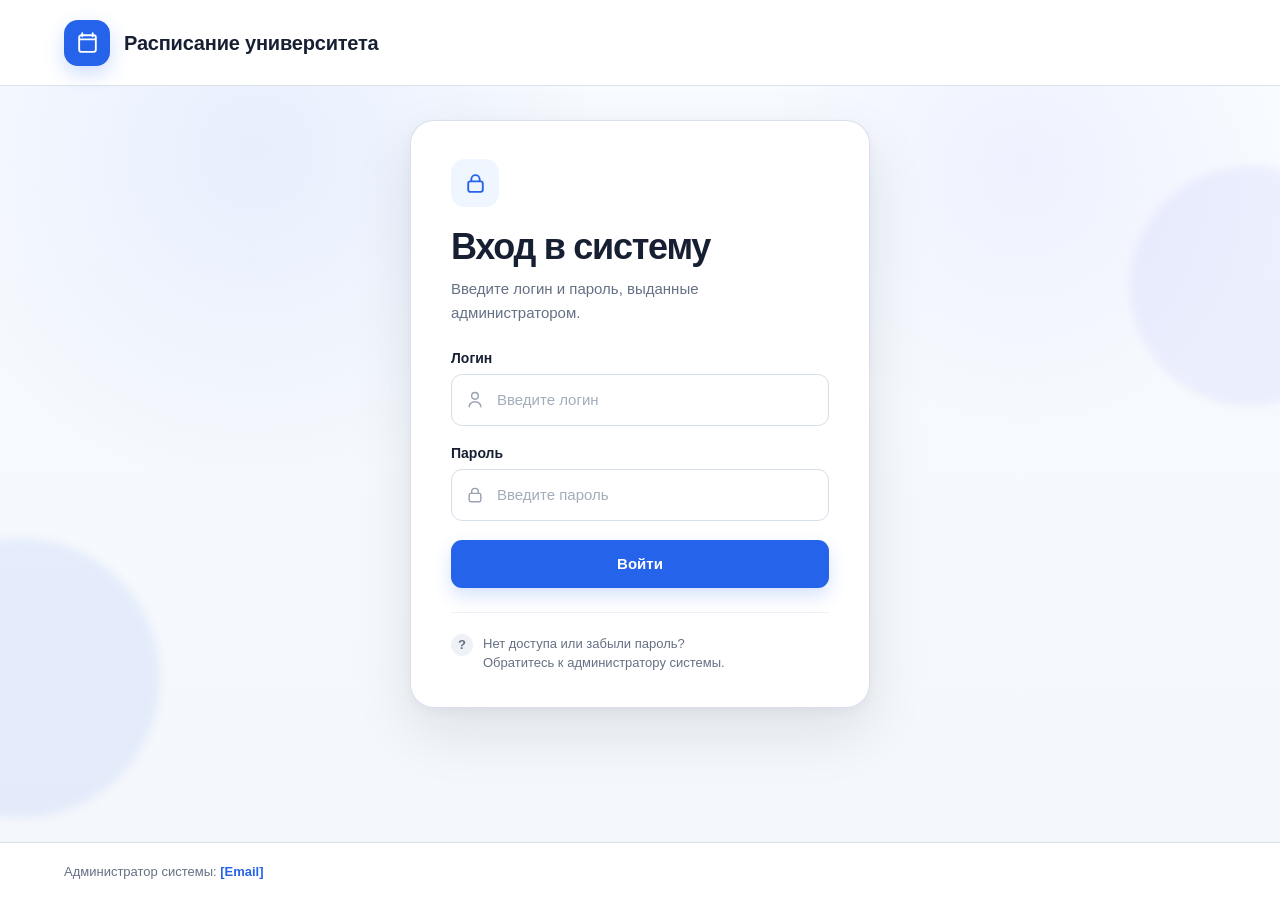
<file: frontend/index.html>
<!DOCTYPE html>

<html lang="ru">

<head>

    <meta charset="UTF-8">

    <meta name="viewport" content="width=device-width, initial-scale=1.0">

    <title>Вход — Расписание университета</title>

    <link rel="stylesheet" href="styles.css">
    
</head>

<body>

    <div class="page">

        <header class="page-header">

            <a class="brand" href="#" aria-label="Расписание университета">

                <span class="brand__icon" aria-hidden="true">

                    <svg viewBox="0 0 24 24" fill="none">

                        <path
                            d="M7 3V6M17 3V6M4.5 9H19.5M6 5H18C19.1 5 20 5.9 20 7V19C20 20.1 19.1 21 18 21H6C4.9 21 4 20.1 4 19V7C4 5.9 4.9 5 6 5Z"
                            stroke="currentColor"
                            stroke-width="1.8"
                            stroke-linecap="round"
                            stroke-linejoin="round"
                        />
                        
                    </svg>
                </span>

                <span class="brand__text">

                    <strong>Расписание университета</strong>
                </span>
            </a>
        </header>

        <main class="page-main">

            <div class="background-shape background-shape--left" aria-hidden="true"></div>

            <div class="background-shape background-shape--right" aria-hidden="true"></div>

            <section class="login-card" aria-labelledby="login-title">

                <div class="login-card__badge" aria-hidden="true">

                    <svg viewBox="0 0 24 24" fill="none">

                        <path
                            d="M8 10V8C8 5.79 9.79 4 12 4C14.21 4 16 5.79 16 8V10M7 10H17C18.1 10 19 10.9 19 12V18C19 19.1 18.1 20 17 20H7C5.9 20 5 19.1 5 18V12C5 10.9 5.9 10 7 10Z"
                            stroke="currentColor"
                            stroke-width="1.8"
                            stroke-linecap="round"
                            stroke-linejoin="round"
                        />
                        
                    </svg>
                </div>

                <div class="login-card__heading">

                    <h1 class="login-card__title" id="login-title">Вход в систему</h1>

                    <p class="login-card__subtitle">
                        
                        Введите логин и пароль, выданные администратором.
                    </p>
                </div>

                <div
                    class="message message--error"
                    id="login-message"
                    role="alert"
                    aria-live="polite"
                    hidden
                >

                    <span class="message__icon" aria-hidden="true">!</span>

                    <div class="message__text">

                        <strong id="message-title">Неверный логин или пароль</strong>

                        <span id="message-description">Проверьте данные и попробуйте снова</span>
                        
                    </div>
                </div>

                <form class="login-form" id="login-form" novalidate>

                    <div class="form-field">

                        <label class="form-field__label" for="login">Логин</label>

                        <div class="form-field__control">

                            <span class="form-field__icon" aria-hidden="true">

                                <svg viewBox="0 0 24 24" fill="none">

                                    <path
                                        d="M19 20C19 16.69 15.87 14 12 14C8.13 14 5 16.69 5 20M12 11C14.21 11 16 9.21 16 7C16 4.79 14.21 3 12 3C9.79 3 8 4.79 8 7C8 9.21 9.79 11 12 11Z"
                                        stroke="currentColor"
                                        stroke-width="1.7"
                                        stroke-linecap="round"
                                    />
                                    
                                </svg>
                            </span>

                            <input
                                class="form-field__input"
                                id="login"
                                name="login"
                                type="text"
                                autocomplete="username"
                                placeholder="Введите логин"
                                required
                            >

                        </div>

                        <span class="form-field__error" id="login-error" hidden>

                            Введите логин
                        </span>
                    </div>

                    <div class="form-field">

                        <label class="form-field__label" for="password">Пароль</label>

                        <div class="form-field__control">

                            <span class="form-field__icon" aria-hidden="true">

                                <svg viewBox="0 0 24 24" fill="none">

                                    <path
                                        d="M8 10V8C8 5.79 9.79 4 12 4C14.21 4 16 5.79 16 8V10M7 10H17C18.1 10 19 10.9 19 12V18C19 19.1 18.1 20 17 20H7C5.9 20 5 19.1 5 18V12C5 10.9 5.9 10 7 10Z"
                                        stroke="currentColor"
                                        stroke-width="1.7"
                                        stroke-linecap="round"
                                        stroke-linejoin="round"
                                    />
                                    
                                </svg>
                            </span>

                            <input
                                class="form-field__input"
                                id="password"
                                name="password"
                                type="password"
                                autocomplete="current-password"
                                placeholder="Введите пароль"
                                required
                            >

                        </div>

                        <span class="form-field__error" id="password-error" hidden>
                            
                            Введите пароль
                        </span>
                    </div>

                    <button class="login-button" id="login-button" type="submit">

                        Войти
                    </button>
                </form>

                <div class="login-card__help">

                    <span class="login-card__help-icon" aria-hidden="true">?</span>

                    <p>
                        
                        Нет доступа или забыли пароль?<br>
                        Обратитесь к администратору системы.
                    </p>
                </div>
            </section>
        </main>

        <footer class="page-footer">

            <span>
                
                Администратор системы:

                <a href="mailto:admin@mail.ru">[Email]</a>

            </span>
        </footer>
    </div>

    <script src="script.js"></script>

</body>
</html>
</file>
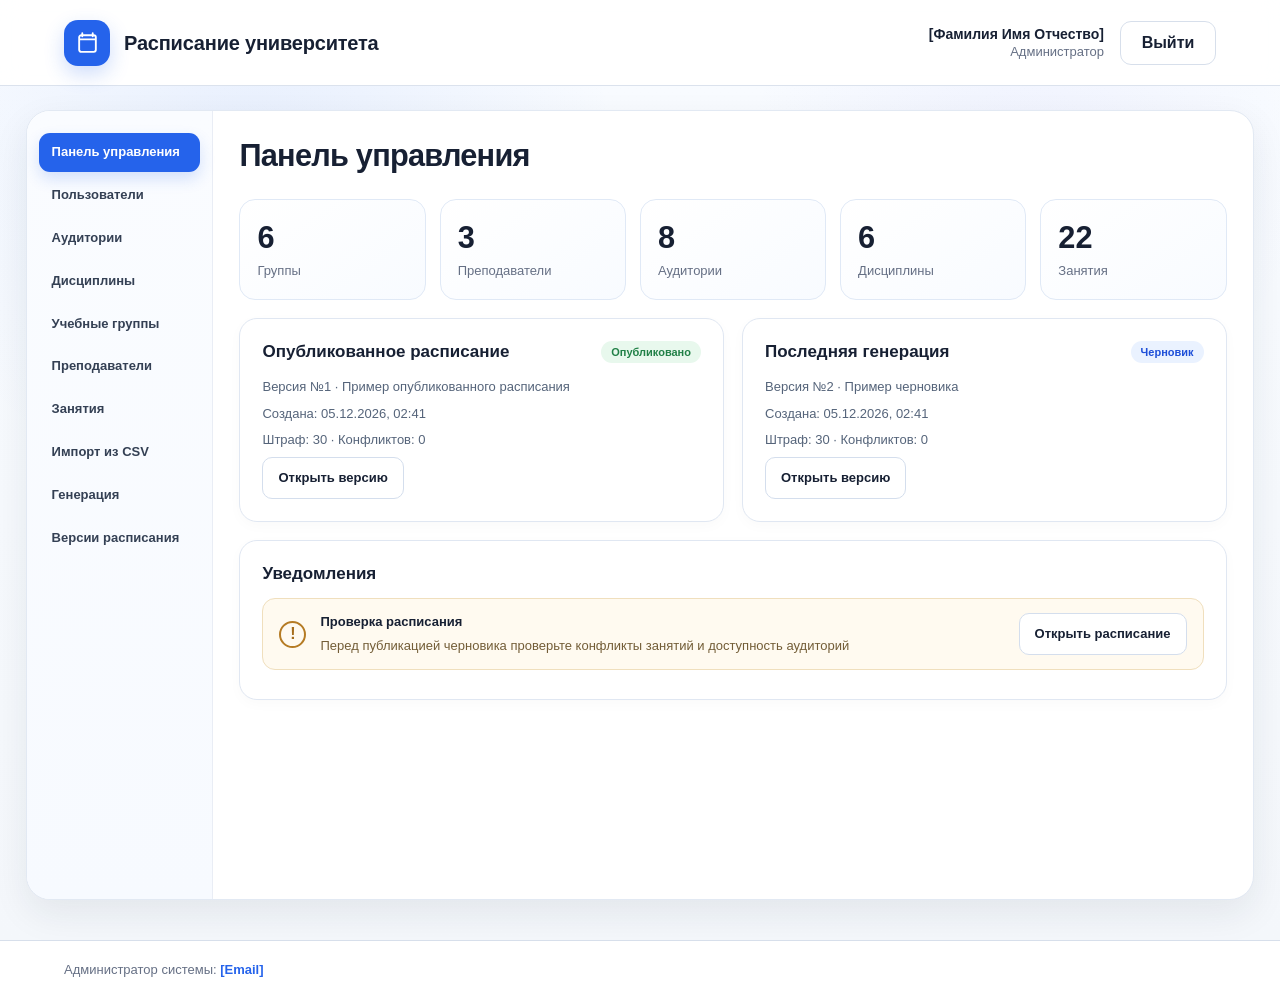
<file: frontend/admin.html>
<!DOCTYPE html>

<html lang="ru">
<head>
    
    <meta charset="UTF-8">
    
    <meta name="viewport" content="width=device-width, initial-scale=1.0">
    <title>Администратор — Расписание университета</title>
    
    <link rel="stylesheet" href="styles.css">
    
    <link rel="stylesheet" href="admin.css">
</head>
<body class="admin-page">
    
    <div class="page">
        <header class="page-header">
            
            <a class="brand" href="admin.html" aria-label="Панель управления расписанием">
                <span class="brand__icon" aria-hidden="true">
                    
                    <svg viewBox="0 0 24 24" fill="none">
                        <path d="M7 3V6M17 3V6M4.5 9H19.5M6 5H18C19.1 5 20 5.9 20 7V19C20 20.1 19.1 21 18 21H6C4.9 21 4 20.1 4 19V7C4 5.9 4.9 5 6 5Z" stroke="currentColor" stroke-width="1.8" stroke-linecap="round" stroke-linejoin="round"/>
                    </svg>
                </span>
                <span class="brand__text"><strong>Расписание университета</strong></span>
            </a>
            
            <div class="user-panel">
                <div class="user-panel__text">
                    <span class="user-panel__name">[Фамилия Имя Отчество]</span>
                    <span class="user-panel__meta">Администратор</span>
                </div>
                
                <a class="logout-button" href="index.html">Выйти</a>
            </div>
        </header>

        <main class="page-main">
            
            <div class="admin-shell">
                
                <aside class="admin-sidebar">
                    <nav class="admin-navigation" aria-label="Разделы администратора">
                        <button type="button" class="admin-nav-link is-current" data-section="dashboard">Панель управления</button>
                        <button type="button" class="admin-nav-link" data-section="users">Пользователи</button>
                        <button type="button" class="admin-nav-link" data-section="classrooms">Аудитории</button>
                        <button type="button" class="admin-nav-link" data-section="subjects">Дисциплины</button>
                        <button type="button" class="admin-nav-link" data-section="groups">Учебные группы</button>
                        
                        <button type="button" class="admin-nav-link" data-section="teachers">Преподаватели</button>
                        <button type="button" class="admin-nav-link" data-section="lessons">Занятия</button>
                        <button type="button" class="admin-nav-link" data-section="import">Импорт из CSV</button>
                        <button type="button" class="admin-nav-link" data-section="generation">Генерация</button>
                        <button type="button" class="admin-nav-link" data-section="versions">Версии расписания</button>
                    </nav>
                </aside>

                <div class="admin-content">
                    
                    <section class="admin-section" id="section-dashboard" aria-labelledby="heading-dashboard">
                        <h1 class="admin-title" id="heading-dashboard">Панель управления</h1>
                        
                        <div class="stats-grid" id="dashboard-stats"></div>
                        <div class="overview-grid">
                            <article class="overview-card" id="dashboard-published">
                                <div class="overview-card__heading">
                                    <h2>Опубликованное расписание</h2>
                                    <span class="status-pill status-pill--green">Опубликовано</span>
                                </div>
                                <p><strong>Версия №3</strong> · Учебная неделя</p>
                                <p>Период: 02.11.2026 – 07.11.2026</p>
                                <p>Штраф: 86 · Конфликтов: 0</p>
                                <button class="admin-button admin-button--outline" type="button" data-section-target="versions">Открыть версию</button>
                            </article>
                            <article class="overview-card" id="dashboard-latest">
                                <div class="overview-card__heading">
                                    <h2>Последняя генерация</h2>
                                    <span class="status-pill status-pill--blue">Завершена</span>
                                </div>
                                <p><strong>Задача №8</strong> · 05.11.2026 в 16:35</p>
                                <p>Создана черновая версия №4</p>
                                <p>Штраф: 74 · Конфликтов: 0</p>
                                <button class="admin-button admin-button--outline" type="button" data-section-target="versions">Открыть версию</button>
                            </article>
                        </div>
                        <article class="overview-card overview-card--notification">
                            <h2>Уведомления</h2>
                            <div class="notification-line">
                                <span class="notification-line__symbol" aria-hidden="true">!</span>
                                <div class="notification-line__text">
                                    <strong>Проверка расписания</strong>
                                    <span>Перед публикацией черновика проверьте конфликты занятий и доступность аудиторий</span>
                                </div>
                                <button class="admin-button admin-button--outline" type="button" data-section-target="versions">Открыть расписание</button>
                            </div>
                        </article>
                    </section>

                    <section class="admin-section" id="section-users" aria-labelledby="heading-users" hidden>
                        <h1 class="admin-title" id="heading-users">Пользователи</h1>
                        <div class="admin-toolbar">
                            <div class="admin-toolbar__filters">
                                <label class="visually-hidden" for="users-search">Поиск пользователя</label>
                                <input class="admin-input admin-search" id="users-search" placeholder="Поиск по ФИО, логину или email">
                                <label class="visually-hidden" for="users-role">Фильтр по роли</label>
                                <select class="admin-select" id="users-role">
                                    <option value="all">Роль: все</option>
                                    <option value="admin">Администратор</option>
                                    <option value="teacher">Преподаватель</option>
                                    <option value="student">Студент</option>
                                </select>
                            </div>
                            <button class="admin-button admin-button--primary" data-create="users" type="button">+ Создать пользователя</button>
                        </div>
                        <div class="admin-table-wrap">
                            <table class="admin-table" aria-label="Список пользователей">
                                <thead><tr><th>ФИО</th><th>Логин</th><th>Email</th><th>Роль</th><th>Группа</th><th>Действия</th></tr></thead>
                                <tbody id="users-table-body"></tbody>
                            </table>
                        </div>
                    </section>

                    <section class="admin-section" id="section-classrooms" aria-labelledby="heading-classrooms" hidden>
                        <h1 class="admin-title" id="heading-classrooms">Аудитории</h1>
                        <div class="admin-toolbar">
                            <label class="visually-hidden" for="classrooms-search">Поиск аудитории</label>
                            <input class="admin-input admin-search" id="classrooms-search" placeholder="Поиск по номеру аудитории">
                            <button class="admin-button admin-button--primary" type="button" data-create="classrooms">+ Создать аудиторию</button>
                        </div>
                        <div class="admin-table-wrap">
                            <table class="admin-table" aria-label="Список аудиторий">
                                <thead><tr><th>Номер аудитории</th><th><button type="button" class="sort-button" id="sort-capacity">Вместимость ↕</button></th><th><button type="button" class="sort-button" id="sort-status">Статус ↕</button></th><th>Действия</th></tr></thead>
                                <tbody id="classrooms-table-body"></tbody>
                            </table>
                        </div>
                    </section>

                    <section class="admin-section" id="section-subjects" aria-labelledby="heading-subjects" hidden>
                        <h1 class="admin-title" id="heading-subjects">Дисциплины</h1>
                        <div class="admin-toolbar">
                            <label class="visually-hidden" for="subjects-search">Поиск дисциплины</label>
                            <input class="admin-input admin-search" id="subjects-search" placeholder="Поиск по названию или коду">
                            <button class="admin-button admin-button--primary" type="button" data-create="subjects">+ Создать дисциплину</button>
                        </div>
                        <div class="admin-table-wrap">
                            <table class="admin-table" aria-label="Список дисциплин">
                                <thead><tr><th>Название</th><th>Код</th><th>Действия</th></tr></thead>
                                <tbody id="subjects-table-body"></tbody>
                            </table>
                        </div>
                    </section>

                    <section class="admin-section" id="section-groups" aria-labelledby="heading-groups" hidden>
                        <h1 class="admin-title" id="heading-groups">Учебные группы</h1>
                        <div class="admin-toolbar">
                            <label class="visually-hidden" for="groups-search">Поиск группы</label>
                            <input class="admin-input admin-search" id="groups-search" placeholder="Поиск по номеру группы">
                            <button class="admin-button admin-button--primary" type="button" data-create="groups">+ Создать группу</button>
                        </div>
                        <div class="admin-table-wrap">
                            <table class="admin-table" aria-label="Список учебных групп">
                                <thead><tr><th>Группа</th><th>Студентов</th><th>Занятий</th><th>Действия</th></tr></thead>
                                <tbody id="groups-table-body"></tbody>
                            </table>
                        </div>
                    </section>

                    <section class="admin-section" id="section-teachers" aria-labelledby="heading-teachers" hidden>
                        <h1 class="admin-title" id="heading-teachers">Преподаватели</h1>
                        <div class="admin-toolbar"><input class="admin-input admin-search" id="teachers-search" type="search" placeholder="Поиск по ФИО или дисциплине" aria-label="Поиск преподавателя"></div>
                        <div class="admin-table-wrap"><table class="admin-table"><thead><tr><th>ФИО</th><th>Дисциплины</th><th>Учётная запись</th><th>Действия</th></tr></thead><tbody id="teachers-table-body"></tbody></table></div>
                    </section>
                    <section class="admin-section" id="section-lessons" aria-labelledby="heading-lessons" hidden>
                        <h1 class="admin-title" id="heading-lessons">Учебные занятия</h1>
                        <div class="admin-toolbar"><div class="admin-toolbar__filters">
                            <input class="admin-input admin-search" id="lessons-search" type="search" placeholder="Поиск по группе, дисциплине или преподавателю" aria-label="Поиск занятия">
                            <select class="admin-select" id="lessons-group-filter" aria-label="Группа"><option value="all">Группа: все</option></select>
                            <select class="admin-select" id="lessons-teacher-filter" aria-label="Преподаватель"><option value="all">Преподаватель: все</option></select>
                        </div><button class="admin-button admin-button--primary" id="create-lesson" type="button">+ Создать занятие</button></div>
                        <div class="admin-table-wrap"><table class="admin-table"><thead><tr><th>Группа</th><th>Дисциплина</th><th>Преподаватель</th><th>Тип занятия</th><th>В неделю</th><th>Действия</th></tr></thead><tbody id="lessons-table-body"></tbody></table></div>
                    </section>
                    <section class="admin-section" id="section-import" aria-labelledby="heading-import" hidden>
                        <h1 class="admin-title" id="heading-import">Импорт из CSV</h1>
                        <p class="admin-subtitle import-step">Шаг 2 из 3 · Проверка файла перед сохранением</p>

                        <div class="import-controls">
                            <label class="admin-field import-type-field" for="import-type">
                                Тип данных
                                <select class="admin-select" id="import-type">
                                    <option value="classrooms">Аудитории</option>
                                    <option value="groups">Учебные группы</option>
                                    <option value="teachers">Преподаватели</option>
                                    <option value="subjects">Дисциплины</option>
                                    <option value="lessons">Занятия</option>
                                </select>
                            </label>
                            <div class="admin-field import-file-field">
                                <span>Файл</span>
                                <div class="import-file-row">
                                    <label class="admin-button admin-button--outline import-file-picker">
                                        Выбрать файл
                                        <input id="import-file" class="import-native-input" type="file" accept=".csv,text/csv" aria-label="Выбрать CSV-файл">
                                    </label>
                                    <span class="import-file-name" id="import-file-name"></span>
                                </div>
                            </div>
                            <button class="import-download-link" id="download-csv" type="button">Скачать шаблон CSV</button>
                        </div>

                        <p id="import-message" class="import-message" role="status" hidden></p>
                        <div id="import-preview" hidden>
                            <div class="import-stats" id="import-stats"></div>
                            <div id="import-errors-section">
                                <h2 class="admin-heading import-errors-title">Строки с ошибками</h2>
                                <div class="admin-table-wrap import-errors-table">
                                    <table class="admin-table" aria-label="Строки с ошибками">
                                        <thead><tr><th>Строка</th><th>Значение</th><th>Ошибка</th></tr></thead>
                                        <tbody id="import-errors-body"></tbody>
                                    </table>
                                </div>
                                <div class="import-advice">
                                    <span class="import-advice-icon" aria-hidden="true">i</span>
                                    <span id="import-advice-text"></span>
                                </div>
                            </div>
                            <div class="dialog-actions import-actions">
                                <button class="admin-button admin-button--primary" id="confirm-import" type="button">Подтвердить импорт</button>
                                <button class="admin-button admin-button--outline" id="cancel-import" type="button">Отменить импорт</button>
                            </div>
                        </div>
                    </section>
                    <section class="admin-section" id="section-generation" aria-labelledby="heading-generation" hidden>
                        <h1 class="admin-title" id="heading-generation">Генерация расписания</h1>
                        <p class="admin-subtitle">Проверьте данные, настройте приоритеты и запустите расчёт</p>
                        <p class="inline-note demo-notice">Демонстрационный режим: генерация выполняется в браузере; подключение к Python JobManager ещё требуется</p>
                        <div id="generation-settings" class="generation-grid">
                            <article class="generation-panel"><h2>1. Проверка данных</h2>
                                <button class="admin-button admin-button--outline" id="check-generation" type="button">Проверить данные</button>
                                <p class="check-time" id="check-time"></p>
                                <p><strong>Критических ошибок: <span id="critical-count">0</span></strong></p>
                                <p><strong>Предупреждений: <span id="warning-count">0</span></strong></p>
                                <div id="generation-issues" class="generation-issues"></div>
                            </article>
                            <article class="generation-panel"><h2>2. Приоритеты качества</h2><div id="quality-settings" class="quality-settings"></div>
                                <label class="admin-field">Лимит времени, сек <input class="admin-input" id="generation-limit" type="number" min="1" max="600" step="1" value="120" required></label>
                                <label class="admin-checkbox"><input type="checkbox" id="save-priorities"> Сохранить как настройки по умолчанию</label>
                                <button class="admin-button admin-button--primary" id="start-generation" type="button">Запустить генерацию</button>
                            </article>
                        </div>
                        <div id="generation-result" class="generation-result" hidden>
                            <div class="generation-result__header"><strong id="generation-status">Выполняется</strong><p id="generation-caption"></p></div>
                            <progress id="generation-progress" max="100" value="0"></progress><p id="generation-progress-text">0 %</p>
                            <div class="generation-metrics"><div>Время<strong id="generation-time">00:00</strong></div><div>Итераций<strong id="generation-iterations">0</strong></div><div>Лучший штраф<strong id="generation-penalty">—</strong></div></div>
                            <div class="dialog-actions"><button class="admin-button admin-button--outline" type="button" id="cancel-generation">Отменить</button><button class="admin-button admin-button--outline" type="button" id="restart-generation" hidden>Запустить снова</button><button class="admin-button admin-button--primary" type="button" id="open-generated-version" hidden>Открыть версию</button></div>
                        </div>
                        <div id="generation-log-panel" hidden><h2 class="admin-heading">Журнал этапов</h2><div class="admin-table-wrap"><table class="admin-table"><thead><tr><th>Время</th><th>Сообщение</th></tr></thead><tbody id="generation-log"></tbody></table></div></div>
                    </section>
                    <section class="admin-section" id="section-versions" aria-labelledby="heading-versions" hidden>
                        <h1 class="admin-title" id="heading-versions">Версии расписания</h1>
                        <div class="admin-toolbar"><select class="admin-select" id="versions-status" aria-label="Статус версии"><option value="all">Статус: все</option><option value="draft">Черновики</option><option value="published">Опубликованные</option><option value="archived">Архив</option></select><button class="admin-button admin-button--outline" id="compare-selected" type="button">Сравнить выбранные (2)</button></div>
                        <p class="admin-subtitle">Название версии можно изменить двойным щелчком</p>
                        <div class="admin-table-wrap"><table class="admin-table"><thead><tr><th aria-label="Выбрать"></th><th>№</th><th>Название</th><th>Создана</th><th>Статус</th><th>Параметры</th><th>Штраф</th><th>Конфликты</th><th>Действия</th></tr></thead><tbody id="versions-table-body"></tbody></table></div>
                    </section>
                    <section class="admin-section" id="section-version-detail" hidden>
                        <div class="detail-toolbar"><div><button class="text-button" id="back-to-versions" type="button">← Все версии</button><h1 class="admin-title" id="version-detail-heading">Версия</h1></div><div class="toolbar-actions"><button class="admin-button admin-button--outline" id="detail-copy" type="button">Сделать копию</button><button class="admin-button admin-button--primary" id="detail-publish" type="button">Опубликовать</button></div></div>
                        <div class="admin-toolbar"><div class="admin-toolbar__filters"><select class="admin-select" id="schedule-view"><option value="group">Группа</option><option value="teacher">Преподаватель</option><option value="classroom">Аудитория</option><option value="all">Вся версия</option></select><select class="admin-select" id="schedule-entity" aria-label="Объект расписания"></select><select class="admin-select" id="schedule-type"><option value="all">Все типы занятий</option><option value="lecture">Лекция</option><option value="practice">Практика</option><option value="lab">Лаб. работа</option></select></div></div>
                        <div class="schedule-layout"><div class="admin-table-wrap"><table class="admin-table schedule-table" id="version-schedule"><thead id="schedule-head"></thead><tbody id="schedule-body"></tbody></table><p class="inline-note">Нажмите на занятие, чтобы изменить его (только в черновике)</p></div><aside class="schedule-aside"><article class="generation-panel"><h3 id="version-conflicts-title">Конфликты (0)</h3><div id="version-conflicts"></div></article><article class="generation-panel"><h3>Показатели качества</h3><div id="version-quality"></div></article></aside></div>
                    </section>
                    <section class="admin-section" id="section-comparison" hidden><button class="text-button" id="back-from-comparison" type="button">← Все версии</button><h1 class="admin-title">Сравнение версий</h1><div id="comparison-summary"></div><h2 class="admin-heading">Изменённые занятия</h2><div class="admin-table-wrap"><table class="admin-table"><thead><tr><th>Группа</th><th>Дисциплина</th><th>Было (Б)</th><th>Стало (А)</th></tr></thead><tbody id="comparison-body"></tbody></table></div></section>

                </div>
            </div>
        </main>

        <footer class="page-footer">
            <span>Администратор системы: <a href="mailto:admin@example.com">[Email]</a></span>
        </footer>
    </div>

    <dialog class="admin-dialog" id="record-dialog" aria-labelledby="modal-title">
        <div class="admin-dialog__header">
            <h2 id="modal-title">Новая запись</h2>
            <button type="button" class="modal-close" id="modal-close" aria-label="Закрыть окно">×</button>
        </div>

        <form class="record-form" id="form-users" hidden novalidate>
            <label class="admin-field">ФИО<input class="admin-input" id="user-name" autocomplete="off" placeholder="Фамилия Имя Отчество" required></label>
            <label class="admin-field">Логин<input class="admin-input" id="user-login" autocomplete="off" placeholder="Логин" required></label>
            <label class="admin-field">Email<input class="admin-input" id="user-email" type="email" autocomplete="off" placeholder="example@mail.ru" required></label>
            <label class="admin-field">Пароль<input class="admin-input" id="user-password" type="password" required autocomplete="new-password" placeholder="Пароль для нового пользователя"></label>
            
            <fieldset class="admin-role-fieldset">
                <legend>Роль</legend>
                <label><input type="radio" name="user-role" value="admin"> Администратор</label>
                <label><input type="radio" name="user-role" value="teacher"> Преподаватель</label>
                <label><input type="radio" name="user-role" value="student" checked> Студент</label>
            </fieldset>
            
            <label class="admin-field" id="user-group-block">Учебная группа<select class="admin-select" id="user-group"></select></label>
            <p class="form-error" id="users-form-error" role="alert" hidden></p>
            <div class="dialog-actions">
                <button class="admin-button admin-button--primary" type="submit">Сохранить</button>
                <button class="admin-button admin-button--outline" type="button" data-cancel-dialog>Отмена</button>
            </div>
            <p class="dialog-note">Демо-режим: пароли не сохраняются, письма не отправляются, вход новых пользователей пока не подключён</p>
        </form>

        <form class="record-form" id="form-classrooms" hidden novalidate>
            <label class="admin-field">Номер аудитории<input class="admin-input" id="classroom-number" placeholder="Номер аудитории" required></label>
            <label class="admin-field">Вместимость<input class="admin-input" id="classroom-capacity" type="number" min="1" max="10000" step="1" required placeholder="Количество мест"></label>
            <label class="admin-checkbox"><input id="classroom-active" type="checkbox" checked> Активна (доступна для занятий)</label>
            <p class="form-error" id="classrooms-form-error" role="alert" hidden></p>
            <div class="dialog-actions"><button class="admin-button admin-button--primary" type="submit">Сохранить</button><button class="admin-button admin-button--outline" type="button" data-cancel-dialog>Отмена</button></div>
        </form>

        <form class="record-form" id="form-subjects" hidden novalidate>
            <label class="admin-field">Название<input class="admin-input" id="subject-name" placeholder="Название дисциплины" required></label>
            <label class="admin-field">Внутренний код<input class="admin-input" id="subject-code" placeholder="Код" required></label>
            <p class="form-error" id="subjects-form-error" role="alert" hidden></p>
            <div class="dialog-actions"><button class="admin-button admin-button--primary" type="submit">Сохранить</button><button class="admin-button admin-button--outline" type="button" data-cancel-dialog>Отмена</button></div>
        </form>

        <form class="record-form" id="form-groups" hidden novalidate>
            <label class="admin-field">Номер или название группы<input class="admin-input" id="group-name" placeholder="Например, ИВТ-101" required></label>
            <label class="admin-field">Количество студентов<input class="admin-input" id="group-students" type="number" min="1" max="10000" step="1" required placeholder="Количество студентов"></label>
            <p class="form-error" id="groups-form-error" role="alert" hidden></p>
            <div class="dialog-actions"><button class="admin-button admin-button--primary" type="submit">Сохранить</button><button class="admin-button admin-button--outline" type="button" data-cancel-dialog>Отмена</button></div>
        </form>
    </dialog>

    <dialog class="admin-dialog" id="extended-dialog" aria-labelledby="extended-dialog-title">
        <div class="admin-dialog__header"><h2 id="extended-dialog-title"></h2><button type="button" class="modal-close" id="extended-dialog-close" aria-label="Закрыть">×</button></div>
        <form id="teacher-form" class="record-form" hidden novalidate><p id="teacher-name-line"></p><p id="teacher-login-line"></p><label class="admin-field">Добавить дисциплину<select class="admin-select" id="teacher-subject-select"></select></label><div id="teacher-subject-chips" class="subject-chips"></div><p class="form-error" id="teacher-form-error" role="alert" hidden></p><div class="dialog-actions"><button class="admin-button admin-button--primary" type="submit">Сохранить</button><button type="button" class="admin-button admin-button--outline" data-extra-close>Отмена</button></div><p class="dialog-note">ФИО и учётная запись редактируются в разделе «Пользователи»</p></form>
        <form id="lesson-form" class="record-form" hidden novalidate><label class="admin-field">Учебная группа<select class="admin-select" id="lesson-group" required></select></label><label class="admin-field">Дисциплина<select class="admin-select" id="lesson-subject" required></select></label><label class="admin-field">Преподаватель<select class="admin-select" id="lesson-teacher" required></select></label><p class="form-error" id="lesson-teacher-warning" hidden></p><fieldset class="admin-role-fieldset"><legend>Тип занятия</legend><label><input type="radio" name="lesson-type" value="lecture"> Лекция</label><label><input type="radio" name="lesson-type" value="practice" checked> Практика</label><label><input type="radio" name="lesson-type" value="lab"> Лаб. работа</label></fieldset><label class="admin-field">Занятий в неделю<input class="admin-input" id="lesson-weekly" type="number" min="1" max="42" step="1" value="2" required></label><p class="form-error" id="lesson-form-error" role="alert" hidden></p><div class="dialog-actions"><button class="admin-button admin-button--primary" type="submit">Сохранить</button><button type="button" class="admin-button admin-button--outline" data-extra-close>Отмена</button></div></form>
        <form id="slot-form" class="record-form" hidden novalidate><p id="slot-description"></p><label class="admin-field">День<select class="admin-select" id="slot-day" required></select></label><label class="admin-field">Пара<select class="admin-select" id="slot-period" required></select></label><label class="admin-field">Аудитория<select class="admin-select" id="slot-room" required></select></label><label class="admin-field">Преподаватель<select class="admin-select" id="slot-teacher" required></select></label><p class="form-error" id="slot-form-error" role="alert" hidden></p><div class="dialog-actions"><button class="admin-button admin-button--primary" type="submit">Сохранить</button><button type="button" class="admin-button admin-button--outline" data-extra-close>Отмена</button></div></form>
        <form id="rename-form" class="record-form" hidden novalidate><label class="admin-field">Название версии<input class="admin-input" id="rename-version" required maxlength="100"></label><p class="form-error" id="rename-form-error" hidden></p><div class="dialog-actions"><button class="admin-button admin-button--primary" type="submit">Сохранить</button><button type="button" class="admin-button admin-button--outline" data-extra-close>Отмена</button></div></form>
    </dialog>
    <dialog class="admin-dialog confirm-dialog" id="confirmation-dialog" aria-labelledby="confirmation-title"><h2 id="confirmation-title"></h2><p id="confirmation-description"></p><div class="dialog-actions"><button type="button" class="admin-button admin-button--primary" id="confirmation-yes">Подтвердить</button><button type="button" class="admin-button admin-button--outline" id="confirmation-no">Отмена</button></div></dialog>

    <div class="admin-toast" id="admin-toast" role="status" hidden></div>
    
    <script src="admin.js"></script>
    <script src="admin-data-and-lessons.js"></script>
<script src="admin-csv.js"></script>
<script src="admin-generation.js"></script>
<script src="admin-versions.js"></script>
<script src="admin-dashboard.js"></script>
</body>
</html>
</file>
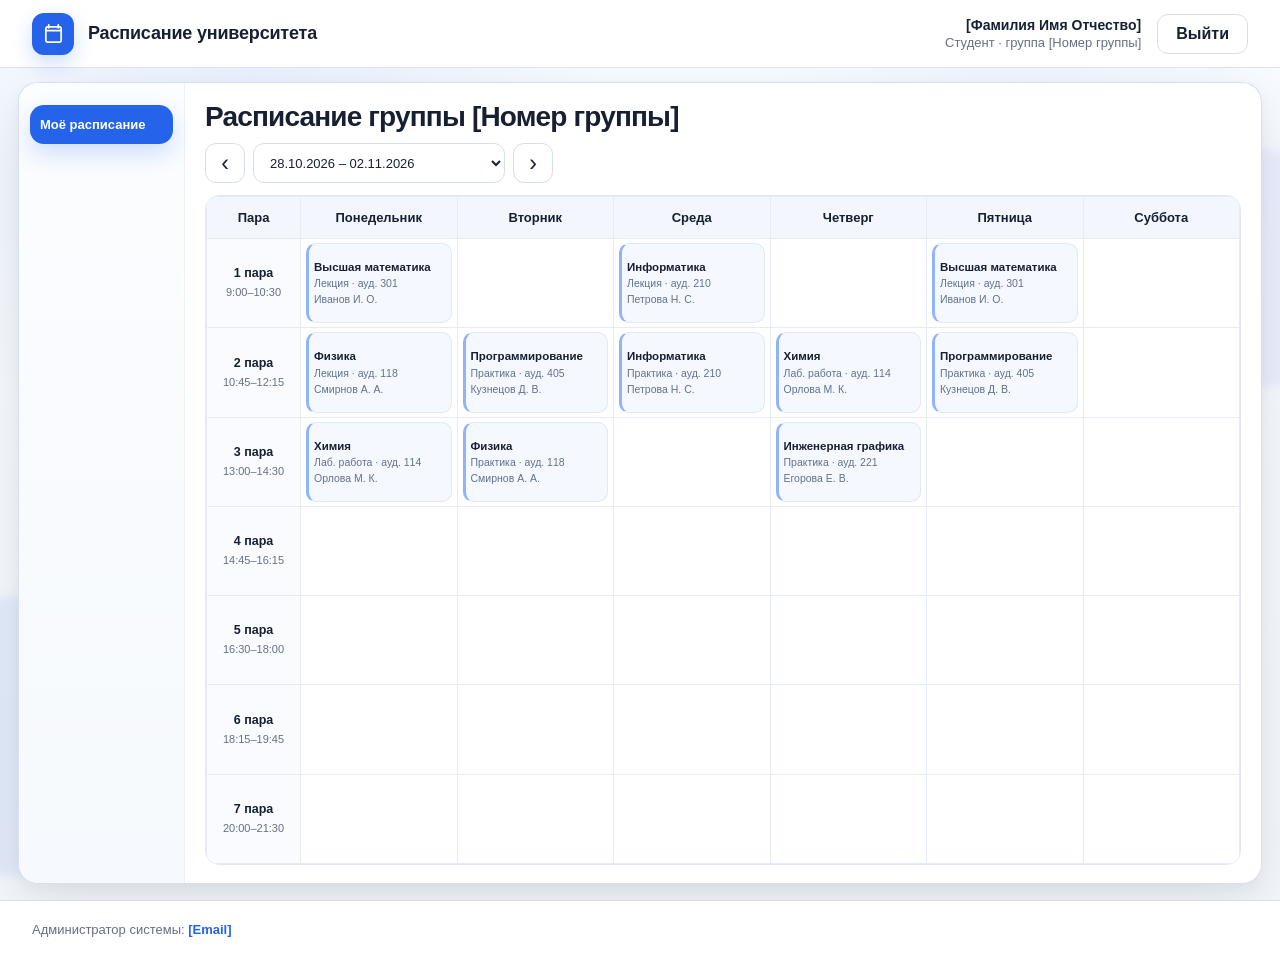
<file: frontend/student.html>
<!DOCTYPE html>

<html lang="ru">

<head>
    
    <meta charset="UTF-8">
    
    <meta name="viewport" content="width=device-width, initial-scale=1.0">
    
    <title>Моё расписание — Студент</title>
    
    <link rel="stylesheet" href="styles.css">
</head>

<body class="schedule-page">
    
    <div class="page">
        
        <header class="page-header">
            
            <a class="brand" href="student.html" aria-label="Расписание университета">
                
                <span class="brand__icon" aria-hidden="true">
                    <svg viewBox="0 0 24 24" fill="none">
                        <path d="M7 3V6M17 3V6M4.5 9H19.5M6 5H18C19.1 5 20 5.9 20 7V19C20 20.1 19.1 21 18 21H6C4.9 21 4 20.1 4 19V7C4 5.9 4.9 5 6 5Z" stroke="currentColor" stroke-width="1.8" stroke-linecap="round" stroke-linejoin="round"/>
                    </svg>
                </span>
                <span class="brand__text"><strong>Расписание университета</strong></span>
            </a>

            <div class="user-panel">
                <div class="user-panel__text">
                    
                    <span class="user-panel__name">[Фамилия Имя Отчество]</span>
                    <span class="user-panel__meta">Студент · группа [Номер группы]</span>
                </div>
                
                <a class="logout-button" href="index.html">Выйти</a>
            </div>
        </header>

        <main class="page-main">
            
            <div class="background-shape background-shape--left" aria-hidden="true"></div>
            
            <div class="background-shape background-shape--right" aria-hidden="true"></div>

            <section class="app-shell">
                
                <aside class="sidebar">
                    
                    <nav class="sidebar__nav">
                        
                        <a class="sidebar__link sidebar__link--active" href="student.html">Моё расписание</a>
                    </nav>
                </aside>

                <div class="content">
                    
                    <div class="content__top">
                        <div>
                            
                            <h1 class="content__title">Расписание группы [Номер группы]</h1>
                        </div>

                    </div>

                    <div class="week-tools">

                        <button class="week-nav-button" type="button" data-week-nav="prev" aria-label="Предыдущая неделя">‹</button>
                        <select class="form-select week-select" id="student-week-select" aria-label="Выбор недели">
                            <option>21.10.2026 – 26.10.2026</option>
                            <option selected>28.10.2026 – 02.11.2026</option>
                            <option>04.11.2026 – 09.11.2026</option>
                        </select>
                        
                        <button class="week-nav-button" type="button" data-week-nav="next" aria-label="Следующая неделя">›</button>
                    </div>

                    <div class="table-wrapper">

                        <table class="schedule-table" aria-label="Расписание студента">
                            
                            <thead>
                                <tr>
                                    <th class="schedule-table__time-head">Пара</th>
                                    <th>Понедельник</th>
                                    <th>Вторник</th>
                                    <th>Среда</th>
                                    <th>Четверг</th>
                                    <th>Пятница</th>
                                    <th>Суббота</th>
                                </tr>
                            </thead>
                            
                            <tbody>
                                <tr>
                                    
                                    <td class="schedule-table__time"><span class="pair-number">1 пара</span><span class="pair-time">9:00–10:30</span></td>
                                    
                                    <td class="schedule-cell"><div class="lesson-card"><span class="lesson-title">Высшая математика</span><span class="lesson-meta">Лекция · ауд. 301</span><span class="lesson-meta">Иванов И. О.</span></div></td>
                                    
                                    <td class="schedule-cell"><div class="lesson-card lesson-card--empty"></div></td>
                                    
                                    <td class="schedule-cell"><div class="lesson-card"><span class="lesson-title">Информатика</span><span class="lesson-meta">Лекция · ауд. 210</span><span class="lesson-meta">Петрова Н. С.</span></div></td>
                                    <td class="schedule-cell"><div class="lesson-card lesson-card--empty"></div></td>
                                    
                                    <td class="schedule-cell"><div class="lesson-card"><span class="lesson-title">Высшая математика</span><span class="lesson-meta">Лекция · ауд. 301</span><span class="lesson-meta">Иванов И. О.</span></div></td>
                                    <td class="schedule-cell"><div class="lesson-card lesson-card--empty"></div></td>
                                </tr>
                                <tr>
                                    
                                    <td class="schedule-table__time"><span class="pair-number">2 пара</span><span class="pair-time">10:45–12:15</span></td>
                                    
                                    <td class="schedule-cell"><div class="lesson-card"><span class="lesson-title">Физика</span><span class="lesson-meta">Лекция · ауд. 118</span><span class="lesson-meta">Смирнов А. А.</span></div></td>
                                    
                                    <td class="schedule-cell"><div class="lesson-card"><span class="lesson-title">Программирование</span><span class="lesson-meta">Практика · ауд. 405</span><span class="lesson-meta">Кузнецов Д. В.</span></div></td>
                                    
                                    <td class="schedule-cell"><div class="lesson-card"><span class="lesson-title">Информатика</span><span class="lesson-meta">Практика · ауд. 210</span><span class="lesson-meta">Петрова Н. С.</span></div></td>
                                    
                                    <td class="schedule-cell"><div class="lesson-card"><span class="lesson-title">Химия</span><span class="lesson-meta">Лаб. работа · ауд. 114</span><span class="lesson-meta">Орлова М. К.</span></div></td>
                                    
                                    <td class="schedule-cell"><div class="lesson-card"><span class="lesson-title">Программирование</span><span class="lesson-meta">Практика · ауд. 405</span><span class="lesson-meta">Кузнецов Д. В.</span></div></td>
                                    <td class="schedule-cell"><div class="lesson-card lesson-card--empty"></div></td>
                                </tr>
                                <tr>
                                    
                                    <td class="schedule-table__time"><span class="pair-number">3 пара</span><span class="pair-time">13:00–14:30</span></td>
                                    
                                    <td class="schedule-cell"><div class="lesson-card"><span class="lesson-title">Химия</span><span class="lesson-meta">Лаб. работа · ауд. 114</span><span class="lesson-meta">Орлова М. К.</span></div></td>
                                    
                                    <td class="schedule-cell"><div class="lesson-card"><span class="lesson-title">Физика</span><span class="lesson-meta">Практика · ауд. 118</span><span class="lesson-meta">Смирнов А. А.</span></div></td>
                                    <td class="schedule-cell"><div class="lesson-card lesson-card--empty"></div></td>
                                    
                                    <td class="schedule-cell"><div class="lesson-card"><span class="lesson-title">Инженерная графика</span><span class="lesson-meta">Практика · ауд. 221</span><span class="lesson-meta">Егорова Е. В.</span></div></td>
                                    <td class="schedule-cell"><div class="lesson-card lesson-card--empty"></div></td>
                                    <td class="schedule-cell"><div class="lesson-card lesson-card--empty"></div></td>
                                </tr>
                                <tr>
                                    
                                    <td class="schedule-table__time"><span class="pair-number">4 пара</span><span class="pair-time">14:45–16:15</span></td>
                                    <td class="schedule-cell"><div class="lesson-card lesson-card--empty"></div></td>
                                    <td class="schedule-cell"><div class="lesson-card lesson-card--empty"></div></td>
                                    <td class="schedule-cell"><div class="lesson-card lesson-card--empty"></div></td>
                                    <td class="schedule-cell"><div class="lesson-card lesson-card--empty"></div></td>
                                    <td class="schedule-cell"><div class="lesson-card lesson-card--empty"></div></td>
                                    <td class="schedule-cell"><div class="lesson-card lesson-card--empty"></div></td>
                                </tr>
                                <tr>
                                    
                                    <td class="schedule-table__time"><span class="pair-number">5 пара</span><span class="pair-time">16:30–18:00</span></td>
                                    <td class="schedule-cell"><div class="lesson-card lesson-card--empty"></div></td>
                                    <td class="schedule-cell"><div class="lesson-card lesson-card--empty"></div></td>
                                    <td class="schedule-cell"><div class="lesson-card lesson-card--empty"></div></td>
                                    <td class="schedule-cell"><div class="lesson-card lesson-card--empty"></div></td>
                                    <td class="schedule-cell"><div class="lesson-card lesson-card--empty"></div></td>
                                    <td class="schedule-cell"><div class="lesson-card lesson-card--empty"></div></td>
                                </tr>
                                <tr>
                                    
                                    <td class="schedule-table__time"><span class="pair-number">6 пара</span><span class="pair-time">18:15–19:45</span></td>
                                    <td class="schedule-cell"><div class="lesson-card lesson-card--empty"></div></td>
                                    <td class="schedule-cell"><div class="lesson-card lesson-card--empty"></div></td>
                                    <td class="schedule-cell"><div class="lesson-card lesson-card--empty"></div></td>
                                    <td class="schedule-cell"><div class="lesson-card lesson-card--empty"></div></td>
                                    <td class="schedule-cell"><div class="lesson-card lesson-card--empty"></div></td>
                                    <td class="schedule-cell"><div class="lesson-card lesson-card--empty"></div></td>
                                </tr>
                                <tr>
                                    
                                    <td class="schedule-table__time"><span class="pair-number">7 пара</span><span class="pair-time">20:00–21:30</span></td>
                                    <td class="schedule-cell"><div class="lesson-card lesson-card--empty"></div></td>
                                    <td class="schedule-cell"><div class="lesson-card lesson-card--empty"></div></td>
                                    <td class="schedule-cell"><div class="lesson-card lesson-card--empty"></div></td>
                                    <td class="schedule-cell"><div class="lesson-card lesson-card--empty"></div></td>
                                    <td class="schedule-cell"><div class="lesson-card lesson-card--empty"></div></td>
                                    <td class="schedule-cell"><div class="lesson-card lesson-card--empty"></div></td>
                                </tr>
                            </tbody>
                        </table>
                    </div>
                </div>
            </section>
        </main>

        <footer class="page-footer">
            <span>Администратор системы: <a href="mailto:admin@example.com">[Email]</a></span>
        </footer>
    </div>

    <script src="pages.js"></script>
</body>
</html>
</file>
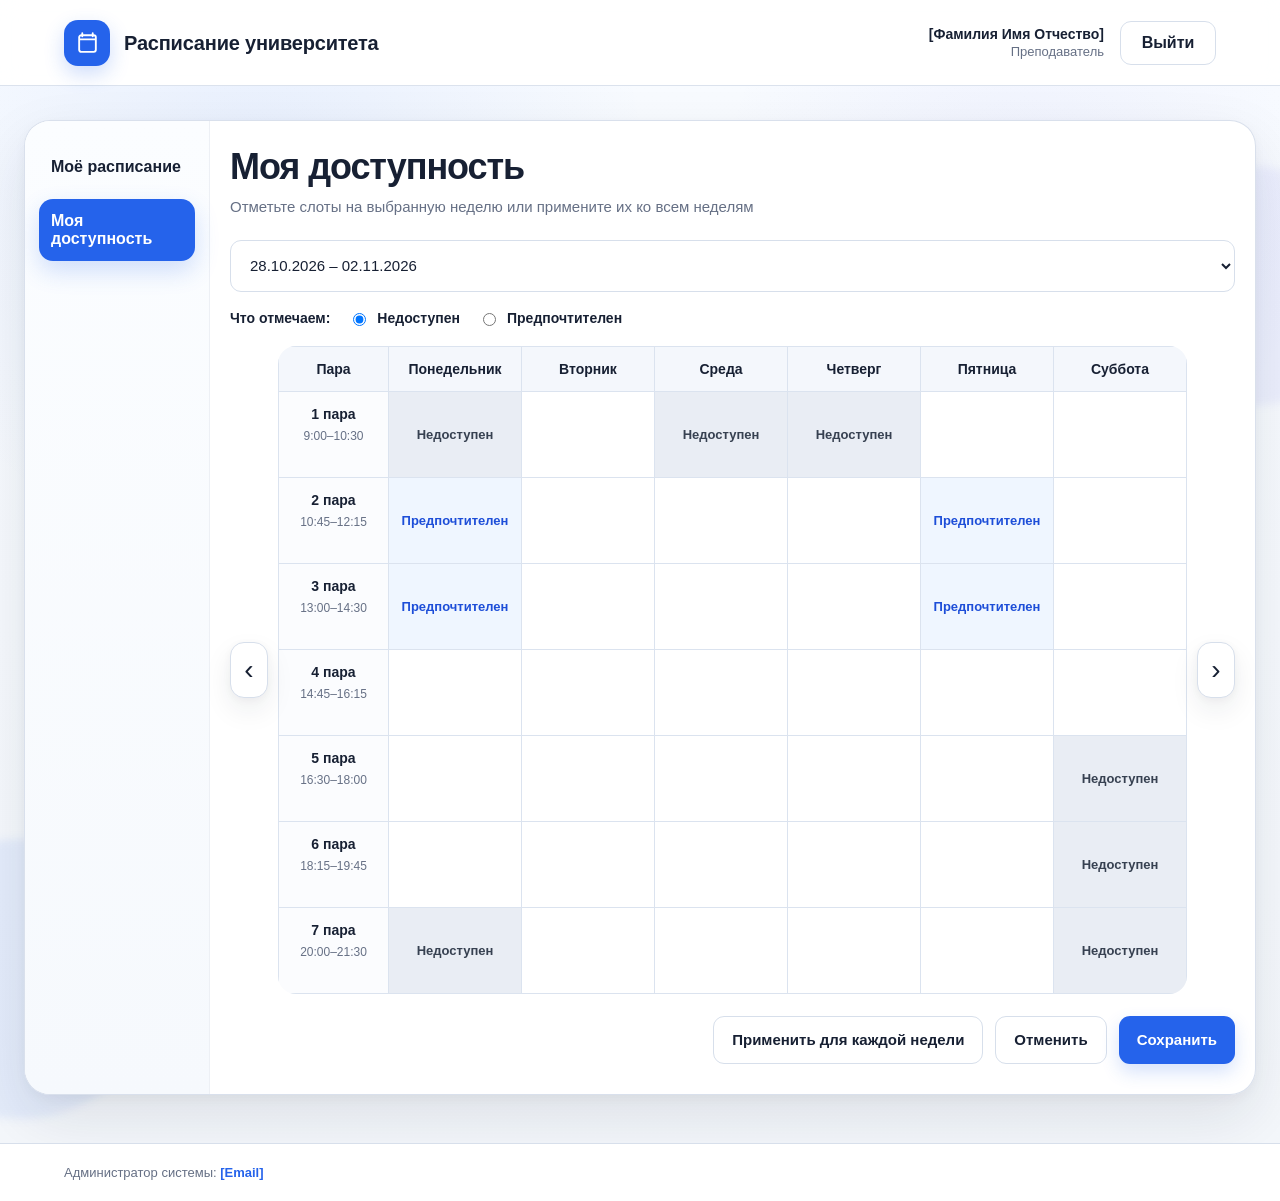
<file: frontend/teacher-availability.html>
<!DOCTYPE html>

<html lang="ru">

<head>
    
    <meta charset="UTF-8">
    
    <meta name="viewport" content="width=device-width, initial-scale=1.0">
    
    <title>Моя доступность — Преподаватель</title>
    
    <link rel="stylesheet" href="styles.css">
</head>

<body>
    
    <div class="page">
        
        <header class="page-header">
            
            <a class="brand" href="teacher-schedule.html" aria-label="Расписание университета">
                
                <span class="brand__icon" aria-hidden="true">
                    <svg viewBox="0 0 24 24" fill="none">
                        <path d="M7 3V6M17 3V6M4.5 9H19.5M6 5H18C19.1 5 20 5.9 20 7V19C20 20.1 19.1 21 18 21H6C4.9 21 4 20.1 4 19V7C4 5.9 4.9 5 6 5Z" stroke="currentColor" stroke-width="1.8" stroke-linecap="round" stroke-linejoin="round"/>
                    </svg>
                </span>
                <span class="brand__text"><strong>Расписание университета</strong></span>
            </a>

            <div class="user-panel">
                <div class="user-panel__text">
                    
                    <span class="user-panel__name">[Фамилия Имя Отчество]</span>
                    <span class="user-panel__meta">Преподаватель</span>
                </div>
                
                <a class="logout-button" href="index.html">Выйти</a>
            </div>
        </header>

        <main class="page-main">
            
            <div class="background-shape background-shape--left" aria-hidden="true"></div>
            
            <div class="background-shape background-shape--right" aria-hidden="true"></div>

            <section class="app-shell">
                
                <aside class="sidebar">
                    
                    <nav class="sidebar__nav">
                        <a class="sidebar__link" href="teacher-schedule.html">Моё расписание</a>
                        
                        <a class="sidebar__link sidebar__link--active" href="teacher-availability.html">Моя доступность</a>
                    </nav>
                </aside>

                <div class="content">
                    
                    <div class="content__top">
                        <div>
                            
                            <h1 class="content__title">Моя доступность</h1>
                            
                            <p class="content__subtitle">Отметьте слоты на выбранную неделю или примените их ко всем неделям</p>
                        </div>
                    </div>

                    <div class="filters-row">

                        <select class="form-select week-select" id="availability-week-select" aria-label="Выбор недели">
                            <option>21.10.2026 – 26.10.2026</option>
                            <option selected>28.10.2026 – 02.11.2026</option>
                            <option>04.11.2026 – 09.11.2026</option>
                        </select>

                        <div class="radio-group" aria-label="Выбор режима отметки">
                            <span class="form-field__label" style="margin:0">Что отмечаем:</span>
                            
                            <label class="radio-item"><input type="radio" name="availability-mode" value="unavailable" checked> Недоступен</label>
                            
                            <label class="radio-item"><input type="radio" name="availability-mode" value="preferred"> Предпочтителен</label>
                        </div>
                    </div>

                    <div class="table-wrapper">
                        
                        <button class="schedule-arrow schedule-arrow--prev" type="button" data-week-nav="prev" aria-label="Предыдущая неделя">‹</button>
                        
                        <button class="schedule-arrow schedule-arrow--next" type="button" data-week-nav="next" aria-label="Следующая неделя">›</button>

                        <table class="schedule-table availability-table" aria-label="Доступность преподавателя">
                            
                            <thead>
                                <tr>
                                    <th class="schedule-table__time-head">Пара</th>
                                    <th>Понедельник</th>
                                    <th>Вторник</th>
                                    <th>Среда</th>
                                    <th>Четверг</th>
                                    <th>Пятница</th>
                                    <th>Суббота</th>
                                </tr>
                            </thead>
                            
                            <tbody>
                                <tr>
                                    
                                    <td class="schedule-table__time"><span class="pair-number">1 пара</span><span class="pair-time">9:00–10:30</span></td>

                                    <td class="schedule-cell"><button class="availability-cell" type="button" data-state="unavailable">Недоступен</button></td>
                                    <td class="schedule-cell"><button class="availability-cell" type="button" data-state=""></button></td>
                                    <td class="schedule-cell"><button class="availability-cell" type="button" data-state="unavailable">Недоступен</button></td>
                                    <td class="schedule-cell"><button class="availability-cell" type="button" data-state="unavailable">Недоступен</button></td>
                                    <td class="schedule-cell"><button class="availability-cell" type="button" data-state=""></button></td>
                                    <td class="schedule-cell"><button class="availability-cell" type="button" data-state=""></button></td>
                                </tr>
                                <tr>
                                    
                                    <td class="schedule-table__time"><span class="pair-number">2 пара</span><span class="pair-time">10:45–12:15</span></td>
                                    <td class="schedule-cell"><button class="availability-cell" type="button" data-state="preferred">Предпочтителен</button></td>
                                    <td class="schedule-cell"><button class="availability-cell" type="button" data-state=""></button></td>
                                    <td class="schedule-cell"><button class="availability-cell" type="button" data-state=""></button></td>
                                    <td class="schedule-cell"><button class="availability-cell" type="button" data-state=""></button></td>
                                    <td class="schedule-cell"><button class="availability-cell" type="button" data-state="preferred">Предпочтителен</button></td>
                                    <td class="schedule-cell"><button class="availability-cell" type="button" data-state=""></button></td>
                                </tr>
                                <tr>
                                    
                                    <td class="schedule-table__time"><span class="pair-number">3 пара</span><span class="pair-time">13:00–14:30</span></td>
                                    <td class="schedule-cell"><button class="availability-cell" type="button" data-state="preferred">Предпочтителен</button></td>
                                    <td class="schedule-cell"><button class="availability-cell" type="button" data-state=""></button></td>
                                    <td class="schedule-cell"><button class="availability-cell" type="button" data-state=""></button></td>
                                    <td class="schedule-cell"><button class="availability-cell" type="button" data-state=""></button></td>
                                    <td class="schedule-cell"><button class="availability-cell" type="button" data-state="preferred">Предпочтителен</button></td>
                                    <td class="schedule-cell"><button class="availability-cell" type="button" data-state=""></button></td>
                                </tr>
                                <tr>
                                    
                                    <td class="schedule-table__time"><span class="pair-number">4 пара</span><span class="pair-time">14:45–16:15</span></td>
                                    <td class="schedule-cell"><button class="availability-cell" type="button" data-state=""></button></td>
                                    <td class="schedule-cell"><button class="availability-cell" type="button" data-state=""></button></td>
                                    <td class="schedule-cell"><button class="availability-cell" type="button" data-state=""></button></td>
                                    <td class="schedule-cell"><button class="availability-cell" type="button" data-state=""></button></td>
                                    <td class="schedule-cell"><button class="availability-cell" type="button" data-state=""></button></td>
                                    <td class="schedule-cell"><button class="availability-cell" type="button" data-state=""></button></td>
                                </tr>
                                <tr>
                                    
                                    <td class="schedule-table__time"><span class="pair-number">5 пара</span><span class="pair-time">16:30–18:00</span></td>
                                    <td class="schedule-cell"><button class="availability-cell" type="button" data-state=""></button></td>
                                    <td class="schedule-cell"><button class="availability-cell" type="button" data-state=""></button></td>
                                    <td class="schedule-cell"><button class="availability-cell" type="button" data-state=""></button></td>
                                    <td class="schedule-cell"><button class="availability-cell" type="button" data-state=""></button></td>
                                    <td class="schedule-cell"><button class="availability-cell" type="button" data-state=""></button></td>
                                    <td class="schedule-cell"><button class="availability-cell" type="button" data-state="unavailable">Недоступен</button></td>
                                </tr>
                                <tr>
                                    
                                    <td class="schedule-table__time"><span class="pair-number">6 пара</span><span class="pair-time">18:15–19:45</span></td>
                                    <td class="schedule-cell"><button class="availability-cell" type="button" data-state=""></button></td>
                                    <td class="schedule-cell"><button class="availability-cell" type="button" data-state=""></button></td>
                                    <td class="schedule-cell"><button class="availability-cell" type="button" data-state=""></button></td>
                                    <td class="schedule-cell"><button class="availability-cell" type="button" data-state=""></button></td>
                                    <td class="schedule-cell"><button class="availability-cell" type="button" data-state=""></button></td>
                                    <td class="schedule-cell"><button class="availability-cell" type="button" data-state="unavailable">Недоступен</button></td>
                                </tr>
                                <tr>
                                    
                                    <td class="schedule-table__time"><span class="pair-number">7 пара</span><span class="pair-time">20:00–21:30</span></td>
                                    <td class="schedule-cell"><button class="availability-cell" type="button" data-state="unavailable">Недоступен</button></td>
                                    <td class="schedule-cell"><button class="availability-cell" type="button" data-state=""></button></td>
                                    <td class="schedule-cell"><button class="availability-cell" type="button" data-state=""></button></td>
                                    <td class="schedule-cell"><button class="availability-cell" type="button" data-state=""></button></td>
                                    <td class="schedule-cell"><button class="availability-cell" type="button" data-state=""></button></td>
                                    <td class="schedule-cell"><button class="availability-cell" type="button" data-state="unavailable">Недоступен</button></td>
                                </tr>
                            </tbody>
                        </table>
                    </div>

                    <div class="actions-row">
                        
                        <button class="secondary-button" type="button" id="apply-all-button">Применить для каждой недели</button>
                        
                        <button class="secondary-button" type="button" id="cancel-availability-button">Отменить</button>
                        
                        <button class="primary-button" type="button" id="save-availability-button">Сохранить</button>
                    </div>

                    <div class="message message--success" id="availability-message" hidden style="margin-top: 18px; margin-bottom: 0;">
                        <span class="message__icon" aria-hidden="true">✓</span>
                        <div class="message__text">
                            <strong id="availability-message-title">Изменения сохранены</strong>
                            <span id="availability-message-description">Выбранные слоты сохранены для текущей недели</span>
                        </div>
                    </div>
                </div>
            </section>
        </main>

        <footer class="page-footer">
            <span>Администратор системы: <a href="mailto:admin@example.com">[Email]</a></span>
        </footer>
    </div>

    <script src="pages.js"></script>
</body>
</html>
</file>
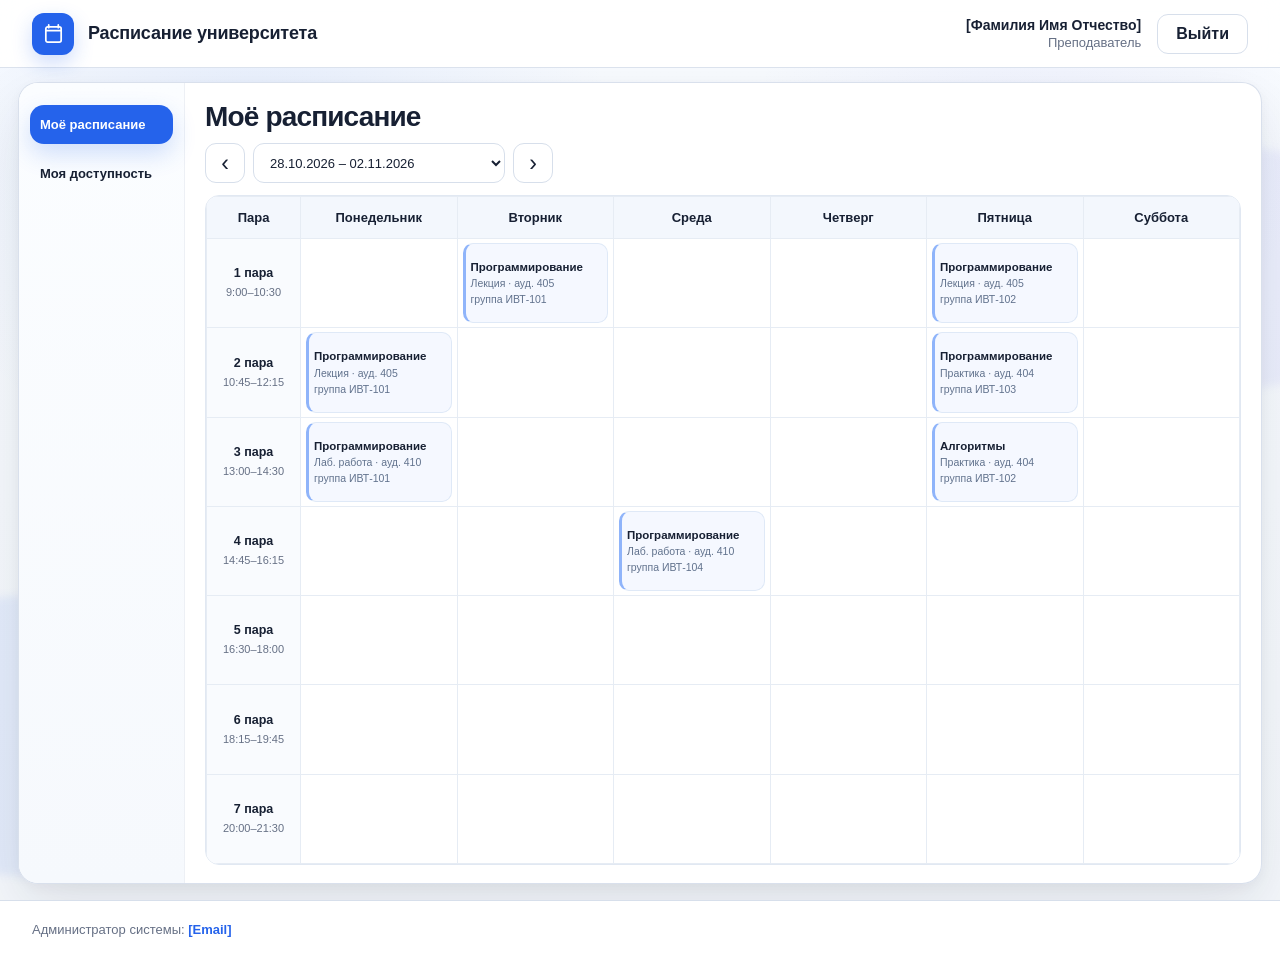
<file: frontend/teacher-schedule.html>
<!DOCTYPE html>

<html lang="ru">

<head>
    
    <meta charset="UTF-8">
    
    <meta name="viewport" content="width=device-width, initial-scale=1.0">
    
    <title>Моё расписание — Преподаватель</title>
    
    <link rel="stylesheet" href="styles.css">
</head>

<body class="schedule-page">
    
    <div class="page">
        
        <header class="page-header">
            
            <a class="brand" href="teacher-schedule.html" aria-label="Расписание университета">
                
                <span class="brand__icon" aria-hidden="true">
                    <svg viewBox="0 0 24 24" fill="none">
                        <path d="M7 3V6M17 3V6M4.5 9H19.5M6 5H18C19.1 5 20 5.9 20 7V19C20 20.1 19.1 21 18 21H6C4.9 21 4 20.1 4 19V7C4 5.9 4.9 5 6 5Z" stroke="currentColor" stroke-width="1.8" stroke-linecap="round" stroke-linejoin="round"/>
                    </svg>
                </span>
                <span class="brand__text"><strong>Расписание университета</strong></span>
            </a>

            <div class="user-panel">
                <div class="user-panel__text">
                    
                    <span class="user-panel__name">[Фамилия Имя Отчество]</span>
                    <span class="user-panel__meta">Преподаватель</span>
                </div>
                
                <a class="logout-button" href="index.html">Выйти</a>
            </div>
        </header>

        <main class="page-main">
            
            <div class="background-shape background-shape--left" aria-hidden="true"></div>
            
            <div class="background-shape background-shape--right" aria-hidden="true"></div>

            <section class="app-shell">
                
                <aside class="sidebar">
                    
                    <nav class="sidebar__nav">
                        
                        <a class="sidebar__link sidebar__link--active" href="teacher-schedule.html">Моё расписание</a>
                        <a class="sidebar__link" href="teacher-availability.html">Моя доступность</a>
                    </nav>
                </aside>

                <div class="content">
                    
                    <div class="content__top">
                        <div>
                            
                            <h1 class="content__title">Моё расписание</h1>
                            
                        </div>
                        
                    </div>

                    <div class="week-tools">

                        <button class="week-nav-button" type="button" data-week-nav="prev" aria-label="Предыдущая неделя">‹</button>
                        <select class="form-select week-select" id="teacher-week-select" aria-label="Выбор недели">
                            <option>21.10.2026 – 26.10.2026</option>
                            <option selected>28.10.2026 – 02.11.2026</option>
                            <option>04.11.2026 – 09.11.2026</option>
                        </select>
                        
                        <button class="week-nav-button" type="button" data-week-nav="next" aria-label="Следующая неделя">›</button>
                    </div>

                    <div class="table-wrapper">

                        <table class="schedule-table" aria-label="Расписание преподавателя">
                            
                            <thead>
                                <tr>
                                    <th class="schedule-table__time-head">Пара</th>
                                    <th>Понедельник</th>
                                    <th>Вторник</th>
                                    <th>Среда</th>
                                    <th>Четверг</th>
                                    <th>Пятница</th>
                                    <th>Суббота</th>
                                </tr>
                            </thead>
                            
                            <tbody>
                                <tr>
                                    
                                    <td class="schedule-table__time"><span class="pair-number">1 пара</span><span class="pair-time">9:00–10:30</span></td>
                                    
                                    <td class="schedule-cell"><div class="lesson-card lesson-card--empty"></div></td>
                                    
                                    <td class="schedule-cell"><div class="lesson-card"><span class="lesson-title">Программирование</span><span class="lesson-meta">Лекция · ауд. 405</span><span class="lesson-meta">группа ИВТ-101</span></div></td>
                                    <td class="schedule-cell"><div class="lesson-card lesson-card--empty"></div></td>
                                    <td class="schedule-cell"><div class="lesson-card lesson-card--empty"></div></td>
                                    
                                    <td class="schedule-cell"><div class="lesson-card"><span class="lesson-title">Программирование</span><span class="lesson-meta">Лекция · ауд. 405</span><span class="lesson-meta">группа ИВТ-102</span></div></td>
                                    <td class="schedule-cell"><div class="lesson-card lesson-card--empty"></div></td>
                                </tr>
                                <tr>
                                    
                                    <td class="schedule-table__time"><span class="pair-number">2 пара</span><span class="pair-time">10:45–12:15</span></td>
                                    
                                    <td class="schedule-cell"><div class="lesson-card"><span class="lesson-title">Программирование</span><span class="lesson-meta">Лекция · ауд. 405</span><span class="lesson-meta">группа ИВТ-101</span></div></td>
                                    <td class="schedule-cell"><div class="lesson-card lesson-card--empty"></div></td>
                                    <td class="schedule-cell"><div class="lesson-card lesson-card--empty"></div></td>
                                    <td class="schedule-cell"><div class="lesson-card lesson-card--empty"></div></td>
                                    
                                    <td class="schedule-cell"><div class="lesson-card"><span class="lesson-title">Программирование</span><span class="lesson-meta">Практика · ауд. 404</span><span class="lesson-meta">группа ИВТ-103</span></div></td>
                                    <td class="schedule-cell"><div class="lesson-card lesson-card--empty"></div></td>
                                </tr>
                                <tr>
                                    
                                    <td class="schedule-table__time"><span class="pair-number">3 пара</span><span class="pair-time">13:00–14:30</span></td>
                                    
                                    <td class="schedule-cell"><div class="lesson-card"><span class="lesson-title">Программирование</span><span class="lesson-meta">Лаб. работа · ауд. 410</span><span class="lesson-meta">группа ИВТ-101</span></div></td>
                                    <td class="schedule-cell"><div class="lesson-card lesson-card--empty"></div></td>
                                    <td class="schedule-cell"><div class="lesson-card lesson-card--empty"></div></td>
                                    <td class="schedule-cell"><div class="lesson-card lesson-card--empty"></div></td>
                                    
                                    <td class="schedule-cell"><div class="lesson-card"><span class="lesson-title">Алгоритмы</span><span class="lesson-meta">Практика · ауд. 404</span><span class="lesson-meta">группа ИВТ-102</span></div></td>
                                    <td class="schedule-cell"><div class="lesson-card lesson-card--empty"></div></td>
                                </tr>
                                <tr>
                                    
                                    <td class="schedule-table__time"><span class="pair-number">4 пара</span><span class="pair-time">14:45–16:15</span></td>
                                    <td class="schedule-cell"><div class="lesson-card lesson-card--empty"></div></td>
                                    <td class="schedule-cell"><div class="lesson-card lesson-card--empty"></div></td>
                                    
                                    <td class="schedule-cell"><div class="lesson-card"><span class="lesson-title">Программирование</span><span class="lesson-meta">Лаб. работа · ауд. 410</span><span class="lesson-meta">группа ИВТ-104</span></div></td>
                                    <td class="schedule-cell"><div class="lesson-card lesson-card--empty"></div></td>
                                    <td class="schedule-cell"><div class="lesson-card lesson-card--empty"></div></td>
                                    <td class="schedule-cell"><div class="lesson-card lesson-card--empty"></div></td>
                                </tr>
                                <tr>
                                    
                                    <td class="schedule-table__time"><span class="pair-number">5 пара</span><span class="pair-time">16:30–18:00</span></td>
                                    <td class="schedule-cell"><div class="lesson-card lesson-card--empty"></div></td>
                                    <td class="schedule-cell"><div class="lesson-card lesson-card--empty"></div></td>
                                    <td class="schedule-cell"><div class="lesson-card lesson-card--empty"></div></td>
                                    <td class="schedule-cell"><div class="lesson-card lesson-card--empty"></div></td>
                                    <td class="schedule-cell"><div class="lesson-card lesson-card--empty"></div></td>
                                    <td class="schedule-cell"><div class="lesson-card lesson-card--empty"></div></td>
                                </tr>
                                <tr>
                                    
                                    <td class="schedule-table__time"><span class="pair-number">6 пара</span><span class="pair-time">18:15–19:45</span></td>
                                    <td class="schedule-cell"><div class="lesson-card lesson-card--empty"></div></td>
                                    <td class="schedule-cell"><div class="lesson-card lesson-card--empty"></div></td>
                                    <td class="schedule-cell"><div class="lesson-card lesson-card--empty"></div></td>
                                    <td class="schedule-cell"><div class="lesson-card lesson-card--empty"></div></td>
                                    <td class="schedule-cell"><div class="lesson-card lesson-card--empty"></div></td>
                                    <td class="schedule-cell"><div class="lesson-card lesson-card--empty"></div></td>
                                </tr>
                                <tr>
                                    
                                    <td class="schedule-table__time"><span class="pair-number">7 пара</span><span class="pair-time">20:00–21:30</span></td>
                                    <td class="schedule-cell"><div class="lesson-card lesson-card--empty"></div></td>
                                    <td class="schedule-cell"><div class="lesson-card lesson-card--empty"></div></td>
                                    <td class="schedule-cell"><div class="lesson-card lesson-card--empty"></div></td>
                                    <td class="schedule-cell"><div class="lesson-card lesson-card--empty"></div></td>
                                    <td class="schedule-cell"><div class="lesson-card lesson-card--empty"></div></td>
                                    <td class="schedule-cell"><div class="lesson-card lesson-card--empty"></div></td>
                                </tr>
                            </tbody>
                        </table>
                    </div>
                </div>
            </section>
        </main>

        <footer class="page-footer">
            <span>Администратор системы: <a href="mailto:admin@example.com">[Email]</a></span>
        </footer>
    </div>

    <script src="pages.js"></script>
</body>
</html>
</file>
<file: frontend/styles.css>
:root {
    
    --primary: #2563eb;
    
    --primary-dark: #1d4ed8;
    
    --primary-light: #eff6ff;
    
    --text-main: #172033;
    
    --text-secondary: #667085;
    
    --border: #d7dfeb;
    
    --surface: #ffffff;
    
    --background: #f4f7fb;
    
    --error: #d92d20;
    
    --error-background: #fff4f3;
    
    --success: #15803d;
    
    --success-background: #f0fdf4;
    
    --shadow-lg: 0 24px 60px rgba(23, 32, 51, 0.10), 0 4px 12px rgba(23, 32, 51, 0.04);
    
    --shadow-md: 0 12px 28px rgba(23, 32, 51, 0.08), 0 2px 8px rgba(23, 32, 51, 0.04);
}

*, *::before, *::after {
    
    box-sizing: border-box;
}

html, body {
    
    margin: 0;
    
    min-height: 100%;
}

body {
    
    min-width: 320px;
    
    color: var(--text-main);
    
    background: var(--background);
    
    font-family: Inter, -apple-system, BlinkMacSystemFont, "Segoe UI", Arial, sans-serif;
    
    -webkit-font-smoothing: antialiased;
}

button, input, select {
    
    font: inherit;
}

a {
    
    color: inherit;
    
    text-decoration: none;
}

.page {
    
    display: grid;
    
    grid-template-rows: auto 1fr auto;
    
    min-height: 100vh;
    
    overflow: hidden;
}

.page-header {
    
    position: relative;
    
    z-index: 2;
    
    display: flex;
    
    align-items: center;
    
    justify-content: space-between;
    
    gap: 20px;
    
    min-height: 86px;
    
    padding: 18px clamp(24px, 5vw, 72px);
    
    background: rgba(255, 255, 255, 0.92);
    
    border-bottom: 1px solid rgba(215, 223, 235, 0.9);
    
    backdrop-filter: blur(12px);
}

.brand {
    
    display: inline-flex;
    
    align-items: center;
    
    gap: 14px;
}

.brand__icon {
    
    display: inline-flex;
    
    flex: 0 0 46px;
    
    align-items: center;
    
    justify-content: center;
    
    width: 46px;
    
    height: 46px;
    
    border-radius: 14px;
    
    background: var(--primary);
    
    color: #ffffff;
    
    box-shadow: 0 8px 20px rgba(37, 99, 235, 0.22);
}

.brand__icon svg {
    
    width: 25px;
    
    height: 25px;
}

.brand__text strong {
    
    display: block;
    
    font-size: 20px;
    
    line-height: 1.2;
    
    letter-spacing: -0.01em;
}

.user-panel {
    
    display: flex;
    
    align-items: center;
    
    gap: 16px;
}

.user-panel__text {
    
    text-align: right;
}

.user-panel__name {
    
    display: block;
    
    font-size: 14px;
    
    font-weight: 700;
}

.user-panel__meta {
    
    display: block;
    
    margin-top: 2px;
    
    color: var(--text-secondary);
    
    font-size: 13px;
}

.logout-button {
    
    display: inline-flex;
    
    align-items: center;
    
    justify-content: center;
    
    min-width: 96px;
    
    height: 44px;
    
    padding: 0 18px;
    
    border: 1px solid var(--border);
    
    border-radius: 11px;
    
    background: #ffffff;
    
    color: var(--text-main);
    
    font-weight: 650;
    
    cursor: pointer;
    
    transition: border-color 0.18s ease, background 0.18s ease, transform 0.18s ease;
}

.logout-button:hover {
    
    border-color: #b8c3d3;
    
    background: #f9fbfe;
    
    transform: translateY(-1px);
}

.page-main {
    
    position: relative;
    
    padding: 34px 24px 48px;
    
    background:
        radial-gradient(circle at 20% 8%, rgba(37, 99, 235, 0.08), transparent 28%),
        radial-gradient(circle at 80% 10%, rgba(99, 102, 241, 0.06), transparent 22%),
        linear-gradient(180deg, #f8fbff 0%, var(--background) 100%);
}

.background-shape {
    
    position: absolute;
    
    border-radius: 999px;
    
    pointer-events: none;
    
    filter: blur(4px);
}

.background-shape--left {
    
    left: -120px;
    
    bottom: 24px;
    
    width: 280px;
    
    height: 280px;
    
    background: rgba(37, 99, 235, 0.08);
}

.background-shape--right {
    
    top: 80px;
    
    right: -90px;
    
    width: 240px;
    
    height: 240px;
    
    background: rgba(99, 102, 241, 0.07);
}

.page-footer {
    
    position: relative;
    
    z-index: 2;
    
    display: flex;
    
    justify-content: flex-start;
    
    align-items: center;
    
    min-height: 58px;
    
    padding: 14px clamp(24px, 5vw, 72px);
    
    border-top: 1px solid var(--border);
    
    background: #ffffff;
    
    color: var(--text-secondary);
    
    font-size: 13px;
}

.page-footer a {
    
    color: var(--primary);
    
    font-weight: 650;
}

.login-card {
    
    position: relative;
    
    z-index: 1;
    
    width: min(100%, 460px);
    
    margin: 0 auto;
    
    padding: 38px 40px 34px;
    
    border: 1px solid rgba(215, 223, 235, 0.95);
    
    border-radius: 24px;
    
    background: rgba(255, 255, 255, 0.97);
    
    box-shadow: var(--shadow-lg);
}

.login-card__badge {
    
    display: inline-flex;
    
    align-items: center;
    
    justify-content: center;
    
    width: 48px;
    
    height: 48px;
    
    margin-bottom: 20px;
    
    border-radius: 14px;
    
    background: var(--primary-light);
    
    color: var(--primary);
}

.login-card__badge svg {
    
    width: 25px;
    
    height: 25px;
}

.login-card__heading {
    
    margin-bottom: 26px;
}

.login-card__title {
    
    margin: 0;
    
    font-size: clamp(30px, 4vw, 36px);
    
    line-height: 1.12;
    
    font-weight: 750;
    
    letter-spacing: -0.035em;
}

.login-card__subtitle {
    
    margin: 10px 0 0;
    
    color: var(--text-secondary);
    
    font-size: 15px;
    
    line-height: 1.55;
}

.message {
    
    display: flex;
    
    gap: 12px;
    
    align-items: flex-start;
    
    margin: 0 0 20px;
    
    padding: 13px 14px;
    
    border: 1px solid currentColor;
    
    border-radius: 12px;
}

.message[hidden] {
    
    display: none;
}

.message__icon {
    
    display: inline-flex;
    
    flex: 0 0 28px;
    
    align-items: center;
    
    justify-content: center;
    
    width: 28px;
    
    height: 28px;
    
    margin-top: 1px;
    
    border: 1.5px solid currentColor;
    
    border-radius: 50%;
    
    font-size: 16px;
    
    font-weight: 800;
}

.message__text {
    
    display: flex;
    
    flex-direction: column;
    
    gap: 3px;
    
    font-size: 14px;
    
    line-height: 1.4;
}

.message--error {
    
    color: var(--error);
    
    background: var(--error-background);
}

.message--success {
    
    color: var(--success);
    
    background: var(--success-background);
}

.form-field {
    
    margin-bottom: 19px;
}

.form-field__label {
    
    display: block;
    
    margin-bottom: 8px;
    
    color: var(--text-main);
    
    font-size: 14px;
    
    font-weight: 650;
}

.form-field__control {
    
    position: relative;
}

.form-field__icon {
    
    position: absolute;
    
    top: 50%;
    
    left: 14px;
    
    display: inline-flex;
    
    width: 20px;
    
    height: 20px;
    
    color: #98a2b3;
    
    transform: translateY(-50%);
    
    pointer-events: none;
}

.form-field__icon svg {
    
    width: 20px;
    
    height: 20px;
}

.form-field__input,
.form-select {
    
    width: 100%;
    
    height: 52px;
    
    padding: 0 15px 0 45px;
    
    border: 1px solid var(--border);
    
    border-radius: 11px;
    
    outline: none;
    
    background: #ffffff;
    
    color: var(--text-main);
    
    font-size: 15px;
    
    transition: border-color 0.18s ease, box-shadow 0.18s ease, background 0.18s ease;
}

.form-select {
    padding-left: 15px;
    
    cursor: pointer;
}

.form-field__input::placeholder {
    
    color: #a3acba;
}

.form-field__input:hover,
.form-select:hover,
.control-button:hover,

.schedule-arrow:hover {
    
    border-color: #b8c3d3;
}

.form-field__input:focus,
.form-select:focus {
    
    border-color: var(--primary);
    
    box-shadow: 0 0 0 4px rgba(37, 99, 235, 0.11);
}

.form-field__input.is-invalid {
    
    border-color: var(--error);
    
    background: #fffafa;
}

.form-field__input.is-invalid:focus {
    
    box-shadow: 0 0 0 4px rgba(217, 45, 32, 0.09);
}

.form-field__error {
    
    display: block;
    
    margin-top: 6px;
    
    color: var(--error);
    
    font-size: 13px;
    
    line-height: 1.4;
}

.form-field__error[hidden] {
    
    display: none;
}

.login-button,
.primary-button,
.secondary-button,
.control-button {
    
    display: inline-flex;
    
    align-items: center;
    
    justify-content: center;
    
    min-height: 48px;
    
    padding: 0 18px;
    
    border-radius: 11px;
    
    font-size: 15px;
    
    font-weight: 700;
    
    cursor: pointer;
    
    transition: background 0.18s ease, transform 0.18s ease, box-shadow 0.18s ease, border-color 0.18s ease;
}

.login-button,
.primary-button {
    
    width: 100%;
    
    border: 0;
    
    background: var(--primary);
    
    color: #ffffff;
    
    box-shadow: 0 8px 18px rgba(37, 99, 235, 0.19);
}

.login-button:hover,
.primary-button:hover {
    
    background: var(--primary-dark);
    
    box-shadow: 0 10px 22px rgba(37, 99, 235, 0.24);
    
    transform: translateY(-1px);
}

.secondary-button,
.control-button {
    
    border: 1px solid var(--border);
    
    background: #ffffff;
    
    color: var(--text-main);
}

.control-button {
    
    min-height: 44px;
    
    padding: 0 16px;
    
    font-weight: 650;
}

.login-button:active,
.primary-button:active,
.secondary-button:active,
.control-button:active,

.schedule-arrow:active {
    
    transform: translateY(0);
}

.login-button:disabled,
.primary-button:disabled {
    
    cursor: wait;
    
    opacity: 0.68;
    
    transform: none;
}

.login-card__help {
    
    display: flex;
    
    gap: 10px;
    
    align-items: flex-start;
    
    margin-top: 24px;
    
    padding-top: 21px;
    
    border-top: 1px solid #edf0f5;
    
    color: var(--text-secondary);
}

.login-card__help-icon {
    
    display: inline-flex;
    
    flex: 0 0 22px;
    
    align-items: center;
    
    justify-content: center;
    
    width: 22px;
    
    height: 22px;
    
    border-radius: 50%;
    
    background: #eef2f7;
    
    color: #667085;
    
    font-size: 13px;
    
    font-weight: 750;
}

.login-card__help p {
    
    margin: 0;
    
    font-size: 13px;
    
    line-height: 1.5;
}

.app-shell {
    
    position: relative;
    
    z-index: 1;
    
    display: grid;
    
    grid-template-columns: 185px minmax(0, 1fr);
    
    min-height: min(860px, calc(100vh - 190px));
    
    border: 1px solid rgba(215, 223, 235, 0.95);
    
    border-radius: 26px;
    
    background: rgba(255, 255, 255, 0.98);
    
    box-shadow: var(--shadow-lg);
    
    overflow: hidden;
}

.sidebar {
    
    display: flex;
    
    flex-direction: column;
    
    gap: 18px;
    
    padding: 24px 14px;
    
    border-right: 1px solid #edf0f5;
    
    background: linear-gradient(180deg, #fbfdff 0%, #f6f9fd 100%);
}

.sidebar__nav {
    
    display: flex;
    
    flex-direction: column;
    
    gap: 10px;
}

.sidebar__link {
    
    display: block;
    
    padding: 13px 12px;
    
    border-radius: 14px;
    
    color: var(--text-main);
    
    font-weight: 650;
    
    transition: background 0.18s ease, color 0.18s ease, transform 0.18s ease;
}

.sidebar__link:hover {
    
    background: #eef4ff;
    
    color: var(--primary);
    
    transform: translateX(2px);
}

.sidebar__link--active {
    
    background: var(--primary);
    
    color: #ffffff;
    
    box-shadow: 0 10px 24px rgba(37, 99, 235, 0.20);
}

.content {
    
    position: relative;
    
    padding: 26px 20px 30px;
}

.content__top {
    
    display: flex;
    
    align-items: flex-start;
    
    justify-content: space-between;
    
    gap: 18px;
    
    margin-bottom: 22px;
}

.content__title {
    
    margin: 0;
    
    font-size: clamp(28px, 4vw, 36px);
    
    line-height: 1.1;
    
    font-weight: 760;
    
    letter-spacing: -0.03em;
}

.content__subtitle {
    
    margin: 8px 0 0;
    
    color: var(--text-secondary);
    
    font-size: 15px;
    
    line-height: 1.55;
}

.week-tools {
    
    display: flex;
    
    align-items: center;
    
    gap: 12px;
    
    flex-wrap: wrap;
}

.week-select {
    
    min-width: 240px;
}

.table-wrapper {
    
    position: relative;
    
    padding: 0 48px;
}

.schedule-arrow {
    
    position: absolute;
    
    top: 50%;
    
    transform: translateY(-50%);
    
    display: inline-flex;
    
    align-items: center;
    
    justify-content: center;
    
    width: 38px;
    
    height: 56px;
    
    border: 1px solid var(--border);
    
    border-radius: 14px;
    
    background: #ffffff;
    
    color: var(--text-main);
    
    box-shadow: var(--shadow-md);
    
    font-size: 28px;
    
    cursor: pointer;
    
    transition: border-color 0.18s ease, transform 0.18s ease, background 0.18s ease;
}

.schedule-arrow:hover {
    
    background: #f9fbff;
    
    transform: translateY(-50%) scale(1.02);
}

.schedule-arrow--prev {
    
    left: 0;
}

.schedule-arrow--next {
    
    right: 0;
}

.schedule-table {
    
    width: 100%;
    
    border-collapse: collapse;
    
    table-layout: fixed;
    
    overflow: hidden;
    
    border-radius: 18px;
}

.schedule-table th,

.schedule-table td {
    
    border: 1px solid #dbe3ef;
}

.schedule-table thead th {
    
    padding: 14px 8px;
    
    background: #f4f7fc;
    
    font-size: 14px;
    
    font-weight: 750;
    
    text-align: center;
}

.schedule-table__time-head {
    
    width: 110px;
}

.schedule-table__time {
    
    width: 110px;
    
    padding: 14px 8px;
    
    background: #fbfcfe;
    
    text-align: center;
    
    vertical-align: top;
}

.pair-number {
    
    display: block;
    
    font-size: 14px;
    
    font-weight: 700;
}

.pair-time {
    
    display: block;
    
    margin-top: 6px;
    
    color: var(--text-secondary);
    
    font-size: 12px;
    
    line-height: 1.35;
}

.schedule-cell {
    
    height: 92px;
    
    padding: 10px 10px 12px;
    
    vertical-align: top;
    
    background: #ffffff;
}

.lesson-card {
    
    display: flex;
    
    min-width: 0;
    
    flex-direction: column;
    
    gap: 4px;
    
    height: 100%;
    
    padding: 10px;
    
    border-radius: 14px;
    
    background: #f7faff;
    
    border: 1px solid #e2eaf7;
}

.lesson-card--empty {
    
    background: transparent;
    border-style: dashed;
    
    border-color: #edf2f8;
}

.lesson-title {
    
    font-size: 13px;
    
    font-weight: 700;
    
    line-height: 1.35;
    
    overflow-wrap: anywhere;
    
    word-break: break-word;
    
    min-width: 0;
}

.lesson-meta {
    
    color: var(--text-secondary);
    
    font-size: 12px;
    
    line-height: 1.45;
    
    overflow-wrap: anywhere;
    
    word-break: break-word;
}

.filters-row {
    
    display: flex;
    
    align-items: center;
    
    gap: 18px;
    
    flex-wrap: wrap;
    
    margin-bottom: 20px;
}

.radio-group {
    
    display: inline-flex;
    
    align-items: center;
    
    gap: 18px;
    
    flex-wrap: wrap;
}

.radio-item {
    
    display: inline-flex;
    
    align-items: center;
    
    gap: 8px;
    
    font-size: 14px;
    
    font-weight: 650;
}

.availability-table .schedule-cell {
    
    height: 86px;
    
    padding: 0;
}

.availability-cell {
    
    width: 100%;
    
    height: 100%;
    
    border: 0;
    
    background: #ffffff;
    
    color: var(--text-main);
    
    font-size: 13px;
    
    font-weight: 650;
    
    cursor: pointer;
    
    transition: background 0.18s ease, color 0.18s ease;
}

.availability-cell:hover {
    
    background: #f5f8fd;
}

.availability-cell[data-state="unavailable"] {
    
    background: #e9edf4;
    
    color: #374151;
}

.availability-cell[data-state="preferred"] {
    
    background: #eff6ff;
    
    color: var(--primary-dark);
}

.actions-row .primary-button,
.actions-row .secondary-button {
    width: auto;
}

.actions-row {
    
    display: flex;
    
    justify-content: flex-end;
    
    gap: 12px;
    
    flex-wrap: wrap;
    
    margin-top: 22px;
}

.info-chip {
    
    display: inline-flex;
    
    align-items: center;
    
    gap: 8px;
    
    padding: 10px 14px;
    
    border-radius: 999px;
    
    background: #f4f7fc;
    
    color: var(--text-secondary);
    
    font-size: 13px;
    
    font-weight: 650;
}

@media (max-width: 1100px) {
    
    .app-shell {
        
        grid-template-columns: 170px minmax(0, 1fr);
    }

    .content {
        
        padding: 24px 20px 24px;
    }

    .table-wrapper {
        
        padding: 0 0 18px;
        
        overflow-x: auto;
    }

    .schedule-arrow {
        
        display: none;
    }

    .schedule-table {
        
        min-width: 900px;
    }
}

@media (max-width: 768px) {
    
    .page-header {
        
        flex-direction: column;
        
        align-items: flex-start;
        
        padding: 16px 18px;
    }

    .user-panel {
        
        width: 100%;
        
        justify-content: space-between;
    }

    .page-main {
        
        padding: 24px 16px 32px;
    }

    .background-shape {
        
        display: none;
    }

    .app-shell {
        
        grid-template-columns: 1fr;
        
        min-height: 0;
    }

    .sidebar {
        
        border-right: 0;
        
        border-bottom: 1px solid #edf0f5;
        
        padding: 20px 18px;
    }

    .sidebar__nav {
        
        flex-direction: row;
        
        flex-wrap: wrap;
    }

    .sidebar__link {
        
        width: auto;
    }

    .content__top {
        
        flex-direction: column;
    }

    .week-tools,
    .filters-row,
    
    .actions-row {
        
        width: 100%;
    }

    .week-select {
        
        min-width: 100%;
    }

    .actions-row > * {
        
        width: 100%;
    }

    .page-footer {
        
        padding: 14px 18px;
    }
}

@media (prefers-reduced-motion: reduce) {
    *, *::before, *::after {
        
        scroll-behavior: auto !important;
        
        transition: none !important;
    }
}

@media (min-width: 1160px) and (min-height: 700px) {
    .schedule-page {
        
        overflow-y: auto;
    }

    .schedule-page .page {
        
        display: block;
        height: auto;
        min-height: 0;
        overflow: visible;
    }

    .schedule-page .page-header {
        height: 68px;
        min-height: 68px;
        padding: 10px clamp(18px, 2.5vw, 44px);
    }

    .schedule-page .brand__icon {
        flex-basis: 42px;
        width: 42px;
        height: 42px;
        border-radius: 12px;
    }

    .schedule-page .brand__icon svg {
        width: 23px;
        height: 23px;
    }

    .schedule-page .brand__text strong {
        font-size: 18px;
    }

    .schedule-page .logout-button {
        height: 40px;
        min-width: 86px;
    }

    .schedule-page .page-main {
        
        height: calc(100dvh - 68px);
        min-height: 0;
        padding: 14px 18px 16px;
        overflow: hidden;
    }

    .schedule-page .app-shell {
        
        display: grid;
        grid-template-columns: 166px minmax(0, 1fr);
        height: 100%;
        min-height: 0;
        border-radius: 20px;
    }

    .schedule-page .sidebar {
        padding: 22px 11px;
    }

    .schedule-page .sidebar__link {
        padding: 12px 10px;
        font-size: 13px;
        white-space: nowrap;
    }

    .schedule-page .content {
        
        display: flex;
        flex-direction: column;
        min-height: 0;
        padding: 18px 20px 18px;
    }

    .schedule-page .content__top {
        flex: 0 0 auto;
        margin-bottom: 10px;
    }

    .schedule-page .content__title {
        font-size: 28px;
        line-height: 1.15;
    }

    .schedule-page .content__subtitle {
        margin-top: 4px;
        font-size: 12px;
    }

    .schedule-page .week-tools {
        display: flex;
        flex: 0 0 auto;
        align-items: center;
        gap: 8px;
        margin-bottom: 12px;
    }

    .schedule-page .week-select {
        
        flex: 0 0 252px;
        width: 252px;
        min-width: 0;
        max-width: 252px;
        height: 40px;
        padding: 0 12px;
        font-size: 13px;
    }

    .schedule-page .week-nav-button {
        
        display: inline-flex;
        flex: 0 0 40px;
        align-items: center;
        justify-content: center;
        width: 40px;
        height: 40px;
        padding: 0;
        border: 1px solid var(--border);
        border-radius: 11px;
        background: #ffffff;
        color: var(--text-main);
        font-size: 23px;
        cursor: pointer;
        transition: border-color 0.18s ease, background 0.18s ease;
    }

    .schedule-page .week-nav-button:hover {
        border-color: #b9c9ea;
        background: var(--primary-light);
    }

    .schedule-page .week-nav-button:focus-visible {
        outline: 3px solid rgba(37, 99, 235, 0.26);
        outline-offset: 2px;
    }

    .schedule-page .table-wrapper {
        
        display: flex;
        flex: 1 1 auto;
        min-height: 0;
        padding: 0;
        overflow: hidden;
        border: 1px solid #e1e8f2;
        border-radius: 14px;
    }

    .schedule-page .schedule-table {
        width: 100%;
        height: 100%;
        min-width: 0;
        table-layout: fixed;
        border: 0;
        border-radius: 0;
    }

    .schedule-page .schedule-table th,
    .schedule-page .schedule-table td {
        border-color: #e6ecf4;
    }

    .schedule-page .schedule-table thead {
        height: 42px;
    }

    .schedule-page .schedule-table thead th {
        padding: 9px 4px;
        background: #f3f7fd;
        font-size: 13px;
        font-weight: 700;
    }

    .schedule-page .schedule-table tbody {
        
        height: calc(100% - 42px);
    }

    .schedule-page .schedule-table tbody tr {
        
        height: 14.2857%;
    }

    .schedule-page .schedule-table__time-head,
    .schedule-page .schedule-table__time {
        width: 94px;
    }

    .schedule-page .schedule-table__time {
        padding: 5px 3px;
        background: #f9fbfe;
        vertical-align: middle;
    }

    .schedule-page .pair-number {
        font-size: 12.5px;
    }

    .schedule-page .pair-time {
        margin-top: 5px;
        font-size: 11px;
    }

    .schedule-page .schedule-cell {
        
        height: 0;
        padding: 4px 5px;
    }

    .schedule-page .lesson-card {
        
        display: flex;
        flex-direction: column;
        justify-content: center;
        width: 100%;
        min-width: 0;
        height: 100%;
        gap: 3px;
        padding: 7px 9px;
        border: 1px solid #dfe9f7;
        border-left: 3px solid #8fb4fa;
        border-radius: 10px;
        background: #f5f8ff;
    }

    .schedule-page .lesson-card--empty {
        
        border: none;
        background: transparent;
    }

    .schedule-page .lesson-title {
        font-size: clamp(12px, 0.9vw, 14px);
        line-height: 1.23;
        font-weight: 700;
        overflow-wrap: normal;
        word-break: normal;
        hyphens: none;
    }

    .schedule-page .lesson-meta {
        color: #61728d;
        font-size: clamp(10.5px, 0.74vw, 12px);
        line-height: 1.25;
        overflow-wrap: normal;
        word-break: normal;
    }

    .schedule-page .page-footer {
        
        min-height: 58px;
        padding: 14px clamp(18px, 2.5vw, 44px);
        font-size: 13px;
    }
}

@media (max-width: 1159px), (max-height: 699px) {
    .schedule-page .week-tools {
        flex-wrap: nowrap;
        margin-bottom: 16px;
    }

    .schedule-page .week-select {
        width: min(100%, 290px);
        min-width: 0;
        flex: 0 1 290px;
        padding-left: 12px;
    }

    .schedule-page .week-nav-button {
        display: inline-flex;
        flex: 0 0 40px;
        align-items: center;
        justify-content: center;
        width: 40px;
        height: 44px;
        padding: 0;
        border: 1px solid var(--border);
        border-radius: 11px;
        background: #fff;
        font-size: 24px;
        cursor: pointer;
    }

    .schedule-page .table-wrapper {
        padding: 0;
        overflow-x: auto;
    }

    .schedule-page .schedule-table {
        min-width: 930px;
    }

    .schedule-page .lesson-title {
        
        overflow-wrap: break-word;
        word-break: normal;
    }

    .schedule-page .lesson-card--empty {
        border: none;
        background: transparent;
    }
}

@media (min-width: 1160px) and (max-width: 1299px) and (min-height: 700px) {
    .schedule-page .lesson-card {
        padding: 6px 5px;
    }

    .schedule-page .lesson-title {
        font-size: 11.5px;
    }
}
</file>
<file: frontend/admin.css>
.admin-page .page {
    min-height: 100vh;
    overflow: visible;
}

.admin-page .page-main {
    display: block;
    min-height: 0;
    padding: 24px clamp(16px, 2vw, 30px) 40px;
}

.admin-shell {
    position: relative;
    width: 100%;
    display: grid;
    grid-template-columns: 186px minmax(0, 1fr);
    min-height: max(680px, calc(100dvh - 110px));
    overflow: hidden;
    border: 1px solid #e2e9f3;
    border-radius: 24px;
    background: #ffffff;
    box-shadow: 0 14px 36px rgba(23, 32, 51, 0.08);
}

.admin-sidebar {
    padding: 22px 12px;
    border-right: 1px solid #e9edf5;
    background: linear-gradient(180deg, #fafcff, #f7faff);
}

.admin-navigation {
    display: flex;
    flex-direction: column;
    gap: 4px;
}

.admin-nav-link {
    width: 100%;
    padding: 11px 13px;
    border: 0;
    border-radius: 11px;
    background: transparent;
    color: #344054;
    text-align: left;
    font-size: 13px;
    font-weight: 600;
    line-height: 1.3;
    cursor: pointer;
    transition: background 0.15s ease, color 0.15s ease;
}

.admin-nav-link:hover {
    background: #ebf2ff;
    color: var(--primary-dark);
}

.admin-nav-link.is-current {
    background: var(--primary);
    color: #ffffff;
    box-shadow: 0 7px 15px rgba(37, 99, 235, 0.18);
}

.admin-content {
    min-width: 0;
    padding: clamp(22px, 2.1vw, 34px);
}

.admin-section[hidden],
.record-form[hidden] {
    display: none !important;
}

.admin-title {
    margin: 0 0 26px;
    font-size: clamp(26px, 2.4vw, 34px);
    font-weight: 760;
    line-height: 1.15;
    letter-spacing: -0.025em;
}

.stats-grid {
    display: grid;
    grid-template-columns: repeat(5, minmax(0, 1fr));
    gap: 14px;
    margin-bottom: 18px;
}

.stat-card {
    min-width: 0;
    padding: 20px 17px;
    border: 1px solid #e0e9f6;
    border-radius: 16px;
    background: linear-gradient(145deg, #ffffff, #f8fbff);
}

.stat-card__count {
    display: block;
    color: var(--text-main);
    font-size: clamp(25px, 2.4vw, 34px);
    font-weight: 800;
    line-height: 1.15;
}

.stat-card__name {
    display: block;
    margin-top: 6px;
    color: var(--text-secondary);
    font-size: 13px;
    line-height: 1.35;
}

.overview-grid {
    display: grid;
    grid-template-columns: repeat(2, minmax(0, 1fr));
    gap: 18px;
}

.overview-card {
    display: flex;
    flex-direction: column;
    align-items: flex-start;
    min-height: 204px;
    padding: 22px;
    border: 1px solid #e0e7f2;
    border-radius: 18px;
    background: #ffffff;
    box-shadow: 0 4px 14px rgba(23, 32, 51, 0.025);
}

.overview-card__heading {
    display: flex;
    align-items: flex-start;
    justify-content: space-between;
    gap: 12px;
    width: 100%;
    margin-bottom: 12px;
}

.overview-card h2 {
    margin: 0 0 13px;
    font-size: 17px;
    line-height: 1.3;
}

.overview-card__heading h2 {
    margin: 0;
}

.overview-card p {
    margin: 2px 0 5px;
    color: #55647a;
    font-size: 13px;
    line-height: 1.5;
}

.overview-card p strong {
    color: #172033;
}

.overview-card > .admin-button {
    margin-top: auto;
}

.status-pill {
    flex-shrink: 0;
    padding: 5px 10px;
    border-radius: 999px;
    font-size: 11px;
    font-weight: 700;
}

.status-pill--green {
    background: #e8f8ed;
    color: #218047;
}

.status-pill--blue {
    background: #eaf2ff;
    color: var(--primary-dark);
}

.overview-card--notification {
    min-height: 160px;
    margin-top: 18px;
}

.notification-line {
    display: flex;
    align-items: center;
    gap: 14px;
    width: 100%;
    padding: 14px 16px;
    border: 1px solid #f0dfbd;
    border-radius: 13px;
    background: #fffaf0;
}

.notification-line__symbol {
    display: inline-flex;
    align-items: center;
    justify-content: center;
    flex: 0 0 27px;
    height: 27px;
    border: 2px solid #b57b24;
    border-radius: 50%;
    color: #a66d1b;
    font-weight: 800;
}

.notification-line__text {
    display: flex;
    flex-direction: column;
    gap: 5px;
    flex: 1;
    min-width: 0;
    font-size: 13px;
    line-height: 1.4;
}

.notification-line__text span {
    color: #735d37;
}

.admin-toolbar {
    display: flex;
    align-items: center;
    justify-content: space-between;
    flex-wrap: wrap;
    gap: 12px;
    margin-bottom: 18px;
}

.admin-toolbar__filters {
    display: flex;
    flex: 1 1 auto;
    align-items: center;
    flex-wrap: wrap;
    gap: 12px;
    min-width: 0;
}

.admin-input,
.admin-select {
    width: 100%;
    min-height: 44px;
    padding: 10px 13px;
    border: 1px solid #d5dfed;
    border-radius: 10px;
    outline: none;
    background: #ffffff;
    color: var(--text-main);
    font-size: 13px;
    transition: border-color 0.15s ease, box-shadow 0.15s ease;
}

.admin-input:focus,
.admin-select:focus {
    border-color: var(--primary);
    box-shadow: 0 0 0 3px rgba(37, 99, 235, 0.12);
}

.admin-input::placeholder {
    color: #96a2b5;
}

.admin-search {
    flex: 0 1 350px;
    width: min(350px, 100%);
}

.admin-toolbar__filters .admin-select {
    flex: 0 0 180px;
    width: 180px;
}

.admin-button {
    display: inline-flex;
    align-items: center;
    justify-content: center;
    gap: 7px;
    min-height: 42px;
    padding: 9px 15px;
    border: 1px solid transparent;
    border-radius: 10px;
    font-size: 13px;
    font-weight: 700;
    line-height: 1.25;
    white-space: nowrap;
    cursor: pointer;
    transition: background 0.15s ease, border-color 0.15s ease;
}

.admin-button--primary {
    border-color: var(--primary);
    background: var(--primary);
    color: #ffffff;
}

.admin-button--primary:hover {
    background: var(--primary-dark);
}

.admin-button--outline {
    border-color: #d4deed;
    background: #ffffff;
    color: var(--text-main);
}

.admin-button--outline:hover {
    border-color: #9eb9e9;
    background: #f6f9ff;
}

.admin-table-wrap {
    overflow: auto;
    border: 1px solid #e0e6ef;
    border-radius: 14px;
}

.admin-table {
    width: 100%;
    border-collapse: collapse;
    text-align: left;
    font-size: 13px;
}

.admin-table thead th {
    position: sticky;
    top: 0;
    z-index: 1;
    padding: 15px 14px;
    border-bottom: 1px solid #dde6f1;
    background: #f2f6fc;
    color: #344054;
    font-size: 12px;
    font-weight: 750;
    white-space: nowrap;
}

.admin-table td {
    padding: 14px;
    border-bottom: 1px solid #edf1f7;
    color: #3a485e;
    line-height: 1.4;
    vertical-align: middle;
}

.admin-table tbody tr:last-child td {
    border-bottom: none;
}

.admin-table tbody tr:hover {
    background: #fafcff;
}

.admin-table .cell-main {
    color: #172033;
    font-weight: 650;
}

.admin-table .cell-muted {
    color: #98a2b3;
}

.admin-table .cell-action {
    text-align: right;
}

.admin-edit {
    padding: 7px 10px;
    border: 0;
    border-radius: 7px;
    background: #f0f5ff;
    color: var(--primary-dark);
    font-size: 12px;
    font-weight: 700;
    cursor: pointer;
}

.admin-edit:hover {
    background: #e1ecff;
}

.admin-table .empty-row {
    padding: 35px 20px;
    color: var(--text-secondary);
    text-align: center;
}

.sort-button {
    padding: 0;
    border: 0;
    background: transparent;
    color: inherit;
    font-size: inherit;
    font-weight: inherit;
    cursor: pointer;
}

.visually-hidden {
    position: absolute;
    width: 1px;
    height: 1px;
    overflow: hidden;
    clip: rect(0, 0, 0, 0);
    white-space: nowrap;
}

.upcoming-card {
    display: flex;
    flex-direction: column;
    align-items: flex-start;
    gap: 12px;
    max-width: 570px;
    padding: 34px;
    border: 1px solid #dfe8f5;
    border-radius: 18px;
    background: #f8fbff;
}

.upcoming-card__icon {
    display: flex;
    align-items: center;
    justify-content: center;
    width: 44px;
    height: 44px;
    border-radius: 12px;
    background: #eaf2ff;
    color: var(--primary);
    font-size: 28px;
}

.upcoming-card h2 {
    margin: 0;
    font-size: 19px;
}

.upcoming-card p {
    margin: 0;
    color: var(--text-secondary);
    line-height: 1.5;
}

.admin-dialog {
    width: min(95vw, 470px);
    max-height: min(90vh, 850px);
    padding: 26px 28px;
    overflow-y: auto;
    border: 1px solid #dfe7f1;
    border-radius: 22px;
    background: #ffffff;
    color: var(--text-main);
    box-shadow: 0 26px 80px rgba(20, 32, 58, 0.20);
}

.admin-dialog::backdrop {
    background: rgba(15, 23, 42, 0.56);
    backdrop-filter: blur(3px);
}

.admin-dialog__header {
    display: flex;
    align-items: center;
    justify-content: space-between;
    gap: 10px;
    margin-bottom: 22px;
}

.admin-dialog__header h2 {
    margin: 0;
    font-size: 23px;
    letter-spacing: -0.02em;
}

.modal-close {
    display: inline-flex;
    justify-content: center;
    align-items: center;
    flex: 0 0 32px;
    height: 32px;
    border: 0;
    border-radius: 9px;
    background: #f2f6fb;
    color: #667085;
    font-size: 24px;
    line-height: 1;
    cursor: pointer;
}

.record-form {
    display: flex;
    flex-direction: column;
    gap: 15px;
}

.admin-field[hidden] {
    display: none;
}

.admin-field {
    display: flex;
    flex-direction: column;
    gap: 7px;
    color: #344054;
    font-size: 13px;
    font-weight: 650;
}

.admin-role-fieldset {
    display: flex;
    flex-wrap: wrap;
    gap: 12px;
    margin: 0;
    padding: 0;
    border: 0;
}

.admin-role-fieldset legend {
    width: 100%;
    margin-bottom: 9px;
    color: #344054;
    font-size: 13px;
    font-weight: 650;
}

.admin-role-fieldset label {
    display: inline-flex;
    align-items: center;
    gap: 5px;
    color: #48556d;
    font-size: 12px;
    cursor: pointer;
}

.admin-role-fieldset input,
.admin-checkbox input {
    accent-color: var(--primary);
}

.admin-checkbox {
    display: flex;
    align-items: center;
    gap: 9px;
    font-size: 13px;
}

.form-error {
    margin: 0;
    padding: 10px 12px;
    border-radius: 9px;
    background: #fff2f1;
    color: #c32724;
    font-size: 12px;
}

.form-error[hidden] {
    display: none;
}

.dialog-actions {
    display: flex;
    gap: 10px;
    margin-top: 4px;
}

.dialog-actions .admin-button {
    min-width: 122px;
}

.dialog-note {
    margin: 0;
    color: var(--text-secondary);
    font-size: 11px;
    line-height: 1.5;
}

.admin-toast {
    position: fixed;
    right: 25px;
    bottom: 22px;
    z-index: 10;
    max-width: 380px;
    padding: 12px 16px;
    border: 1px solid #bde5ca;
    border-radius: 11px;
    background: #f0fff5;
    color: #176936;
    box-shadow: 0 12px 28px rgba(20, 32, 58, 0.12);
    font-size: 13px;
    font-weight: 650;
}

.admin-toast[hidden] {
    display: none;
}

@media (max-width: 1199px) {
    .stats-grid {
        grid-template-columns: repeat(3, minmax(0, 1fr));
    }

    .admin-content {
        padding: 22px;
    }
}

@media (max-width: 850px) {
    .admin-shell {
        grid-template-columns: 158px minmax(0, 1fr);
    }

    .admin-sidebar {
        padding: 17px 9px;
    }

    .admin-nav-link {
        padding: 10px 9px;
        font-size: 12px;
    }

    .overview-grid,
    .stats-grid {
        grid-template-columns: repeat(2, minmax(0, 1fr));
    }

    .admin-table {
        min-width: 720px;
    }
}

@media (max-width: 620px) {
    .admin-page .page-main {
        padding: 14px 10px 24px;
    }

    .admin-shell {
        grid-template-columns: minmax(0, 1fr);
        border-radius: 18px;
    }

    .admin-sidebar {
        overflow-x: auto;
        padding: 12px;
        border-right: 0;
        border-bottom: 1px solid #e9edf5;
    }

    .admin-navigation {
        flex-direction: row;
        width: max-content;
        gap: 4px;
    }

    .admin-nav-link {
        width: auto;
        white-space: nowrap;
    }

    .admin-content {
        padding: 18px 12px 26px;
    }

    .stats-grid {
        gap: 9px;
    }

    .stat-card {
        padding: 14px;
    }

    .overview-grid {
        grid-template-columns: minmax(0, 1fr);
    }

    .notification-line {
        align-items: flex-start;
        flex-wrap: wrap;
    }

    .notification-line .admin-button {
        width: 100%;
    }

    .admin-toolbar__filters,
    .admin-toolbar__filters .admin-select,
    .admin-toolbar .admin-search,
    .admin-toolbar > .admin-button {
        width: 100%;
    }

    .admin-dialog {
        padding: 22px 17px;
    }

    .admin-role-fieldset {
        gap: 10px;
    }
}

.admin-section[hidden], .generation-result[hidden], .generation-grid[hidden], #generation-log-panel[hidden],
#import-preview[hidden], .record-form[hidden], .dialog-actions [hidden], .admin-button[hidden] { display: none !important; }
.admin-subtitle { margin: -12px 0 23px; color: #67758e; font-size: 14px; }
.admin-heading { margin: 24px 0 14px; font-size: 19px; font-weight: 700; }
.inline-note { font-size: 13px; color: #64748b; line-height: 1.6; }
.demo-notice { padding: 10px 15px; border: 1px solid #dbe8fa; border-radius: 10px; background: #f6faff; }
.admin-table td { overflow-wrap: anywhere; }
.admin-table th { white-space: nowrap; }
.admin-button:disabled, .admin-edit:disabled { opacity: .5; cursor: not-allowed; }
.admin-toolbar { flex-wrap: wrap; gap: 12px; }
.admin-toolbar__filters { flex-wrap: wrap; flex: 1 1 auto; }
.admin-toolbar__filters .admin-search { min-width: 245px; flex: 1 1 270px; }
/* Компоновка импорта повторяет макет; поле выбора файла оформлено отдельно от браузерного input */
.import-step { margin: -15px 0 20px; }
.import-controls {
    display: grid;
    grid-template-columns: minmax(180px, 240px) minmax(235px, 1fr) auto;
    align-items: end;
    gap: 22px;
    margin-bottom: 18px;
}
.import-controls .admin-field { display: flex; flex-direction: column; gap: 7px; margin: 0; font-size: 13px; }
.import-controls .admin-select { min-height: 42px; }
.import-file-row { display: flex; align-items: center; gap: 13px; min-height: 42px; }
.import-file-picker { position: relative; flex: 0 0 auto; min-height: 42px; overflow: hidden; }
.import-native-input {
    position: absolute;
    left: 0;
    top: 0;
    width: 100%;
    height: 100%;
    opacity: 0;
    cursor: pointer;
}
.import-file-picker:focus-within { outline: 3px solid rgba(37, 99, 235, .24); outline-offset: 2px; }
.import-file-name { min-width: 0; overflow: hidden; text-overflow: ellipsis; white-space: nowrap; font-size: 13px; color: #4b5565; }
.import-download-link {
    justify-self: end;
    align-self: center;
    margin: 18px 0 0;
    padding: 4px 0;
    border: 0;
    background: none;
    color: var(--primary-dark);
    text-decoration: underline;
    font-size: 13px;
    cursor: pointer;
    white-space: nowrap;
}
.import-download-link:hover { color: var(--primary); }
.import-message { margin: 12px 0; color: #b42332; font-size: 13px; line-height: 1.5; }
.import-message[hidden] { display: none !important; }
.import-stats {
    display: flex;
    align-items: center;
    flex-wrap: wrap;
    gap: 11px;
    min-height: 75px;
    margin: 18px 0 20px;
    padding: 18px 20px;
    border: 1px solid #dbe5f5;
    border-radius: 11px;
    background: #fff;
    font-size: 14px;
}
.import-stats strong { color: #192b45; font-weight: 750; }
.import-stats .import-stat-errors, .import-stat-errors strong { color: #d54747; }
.import-stats .import-stat-separator { color: #8b97a8; }
.import-errors-title { margin: 0 0 12px; font-size: 17px; }
.import-errors-table { margin-bottom: 18px; }
.import-errors-table .admin-table { min-width: 520px; }
.import-errors-table .admin-table th:first-child { width: 88px; }
.import-errors-table .admin-table th:nth-child(2) { width: 36%; }
.import-errors-table .admin-table td { color: #d54747; }
.import-advice {
    display: flex;
    align-items: center;
    gap: 12px;
    padding: 15px 17px;
    margin-bottom: 15px;
    border: 1px solid #dbe5f5;
    border-radius: 11px;
    background: #fff;
    color: #334155;
    font-size: 13px;
    line-height: 1.6;
}
.import-advice-icon {
    display: inline-flex;
    flex: 0 0 23px;
    align-items: center;
    justify-content: center;
    height: 23px;
    border: 1.5px solid #3e5069;
    border-radius: 50%;
    font-style: normal;
    font-weight: 750;
}
.import-actions { justify-content: flex-start; margin: 0; }
@media (max-width: 1100px) {
    .import-controls { grid-template-columns: minmax(170px, 220px) 1fr; gap: 14px; }
    .import-download-link { grid-column: 1 / -1; justify-self: start; margin: 0; }
}
@media (max-width: 620px) {
    .import-controls { grid-template-columns: minmax(0, 1fr); }
    .import-file-row { flex-wrap: wrap; }
    .import-download-link { grid-column: 1; }
    .import-stats { padding: 14px; gap: 8px; }
    .import-actions .admin-button { flex: 1 1 auto; }
}
.cell-invalid { color: #d54747; }
.subject-chips { display: grid; gap: 8px; margin: 9px 0 20px; }
.subject-chip { display: flex; justify-content: space-between; align-items: center; gap: 10px; padding: 9px 12px; background: #f2f6fc; border: 1px solid #e1eaf6; border-radius: 8px; }
.chip-remove { border: 0; background: transparent; color: #64748b; font-size: 22px; cursor: pointer; line-height: 1; }
.generation-grid { display: grid; grid-template-columns: minmax(280px, .9fr) minmax(360px, 1.1fr); gap: 18px; }
.generation-panel { border: 1px solid #dae4f1; border-radius: 21px; padding: 22px; min-width: 0; background: #fff; }
.generation-panel h2 { margin: 0 0 20px; font-size: 20px; }
.generation-panel h3 { margin: 0 0 13px; font-size: 17px; }
.generation-panel p { font-size: 13px; line-height: 1.6; }
.check-time { color: #64748b; }
.generation-issues { display: grid; gap: 9px; margin-top: 14px; }
.issue { padding: 12px 14px; border-radius: 10px; font-size: 13px; margin: 0; }
.issue--critical { background: #fff1f2; color: #bd303e; }
.issue--warning { background: #fffbeb; color: #835e08; }
.issue--success { background: #effbf4; color: #1f794a; }
.quality-settings { display: grid; gap: 8px; margin-bottom: 17px; }
.quality-row { display: flex; align-items: center; justify-content: space-between; gap: 10px; font-size: 12px; }
.quality-row .admin-input { width: 84px; flex: 0 0 84px; padding: 7px 9px; }
.generation-result { padding: 23px; border: 1px solid #dbe4ef; border-radius: 20px; background: white; }
.generation-result__header strong { font-size: 19px; }
.generation-result__header p { font-size: 13px; color: #64748b; }
.generation-result progress { width: 100%; height: 16px; accent-color: #2563eb; margin: 14px 0 2px; }
.generation-metrics { display: grid; grid-template-columns: repeat(3, 1fr); gap: 15px; margin: 18px 0; }
.generation-metrics > div { display: flex; flex-direction: column; gap: 5px; font-size: 13px; color: #64748b; }
.generation-metrics strong { color: #1b2b45; font-size: 22px; }
.generation-result .dialog-actions, .generation-panel .dialog-actions { justify-content: flex-start; flex-wrap: wrap; }
.detail-toolbar { display: flex; justify-content: space-between; gap: 20px; align-items: end; margin-bottom: 20px; flex-wrap: wrap; }
.detail-toolbar .admin-title { margin-bottom: 0; }
.toolbar-actions { display: flex; gap: 9px; flex-wrap: wrap; }
.text-button { border: 0; background: transparent; color: #2861b7; font-size: 13px; margin-bottom: 15px; padding: 0; cursor: pointer; }
.schedule-layout { display: grid; grid-template-columns: minmax(0, 1fr) 240px; gap: 16px; }
.schedule-layout .admin-table-wrap { min-width: 0; }
.schedule-aside { display: flex; flex-direction: column; gap: 15px; }
.schedule-aside .generation-panel { padding: 16px; }
.schedule-aside .cell-invalid { line-height: 1.5; border-bottom: 1px solid #f8d5d5; padding-bottom: 8px; }
.schedule-table { min-width: 760px; table-layout: fixed; }
.schedule-table th:first-child { width: 92px; }
.schedule-table thead th { text-align: center; }
.schedule-table td { padding: 5px; min-width: 105px; vertical-align: top; height: 86px; }
.schedule-table .schedule-period { text-align: center; font-weight: 700; font-size: 12px; white-space: nowrap; }
.schedule-period span { display: block; margin-top: 6px; font-size: 10px; font-weight: 400; color: #718096; }
.schedule-lesson { display: block; text-align: left; white-space: normal; font-size: 11px; line-height: 1.45; width: 100%; padding: 9px; margin: 0 0 5px; border: 1px solid #cddff9; border-radius: 8px; color: #19447c; background: #eef5ff; cursor: pointer; }
.schedule-lesson:hover:not(:disabled) { border-color: #447dde; background: #e2efff; }
.schedule-lesson:disabled { color: #334155; opacity: 1; cursor: default; }
.version-actions { min-width: 150px; white-space: normal; }
.version-actions .admin-edit { margin: 2px 7px 2px 0; }
.comparison-summary { margin: 20px 0 28px; }
.confirm-dialog { max-width: 460px; }
.confirm-dialog h2 { margin: 0 0 12px; font-size: 22px; }
.confirm-dialog p { line-height: 1.5; color: #475569; }
@media (max-width: 1250px) { .generation-grid { grid-template-columns: 1fr; } .schedule-layout { grid-template-columns: 1fr; } .schedule-aside { display: grid; grid-template-columns: 1fr 1fr; } }
@media (max-width: 620px) { .generation-metrics { grid-template-columns: 1fr 1fr; } .generation-panel { padding: 16px; } .schedule-aside { grid-template-columns: 1fr; } .toolbar-actions { width: 100%; } .quality-row { font-size: 11px; } }
</file>
